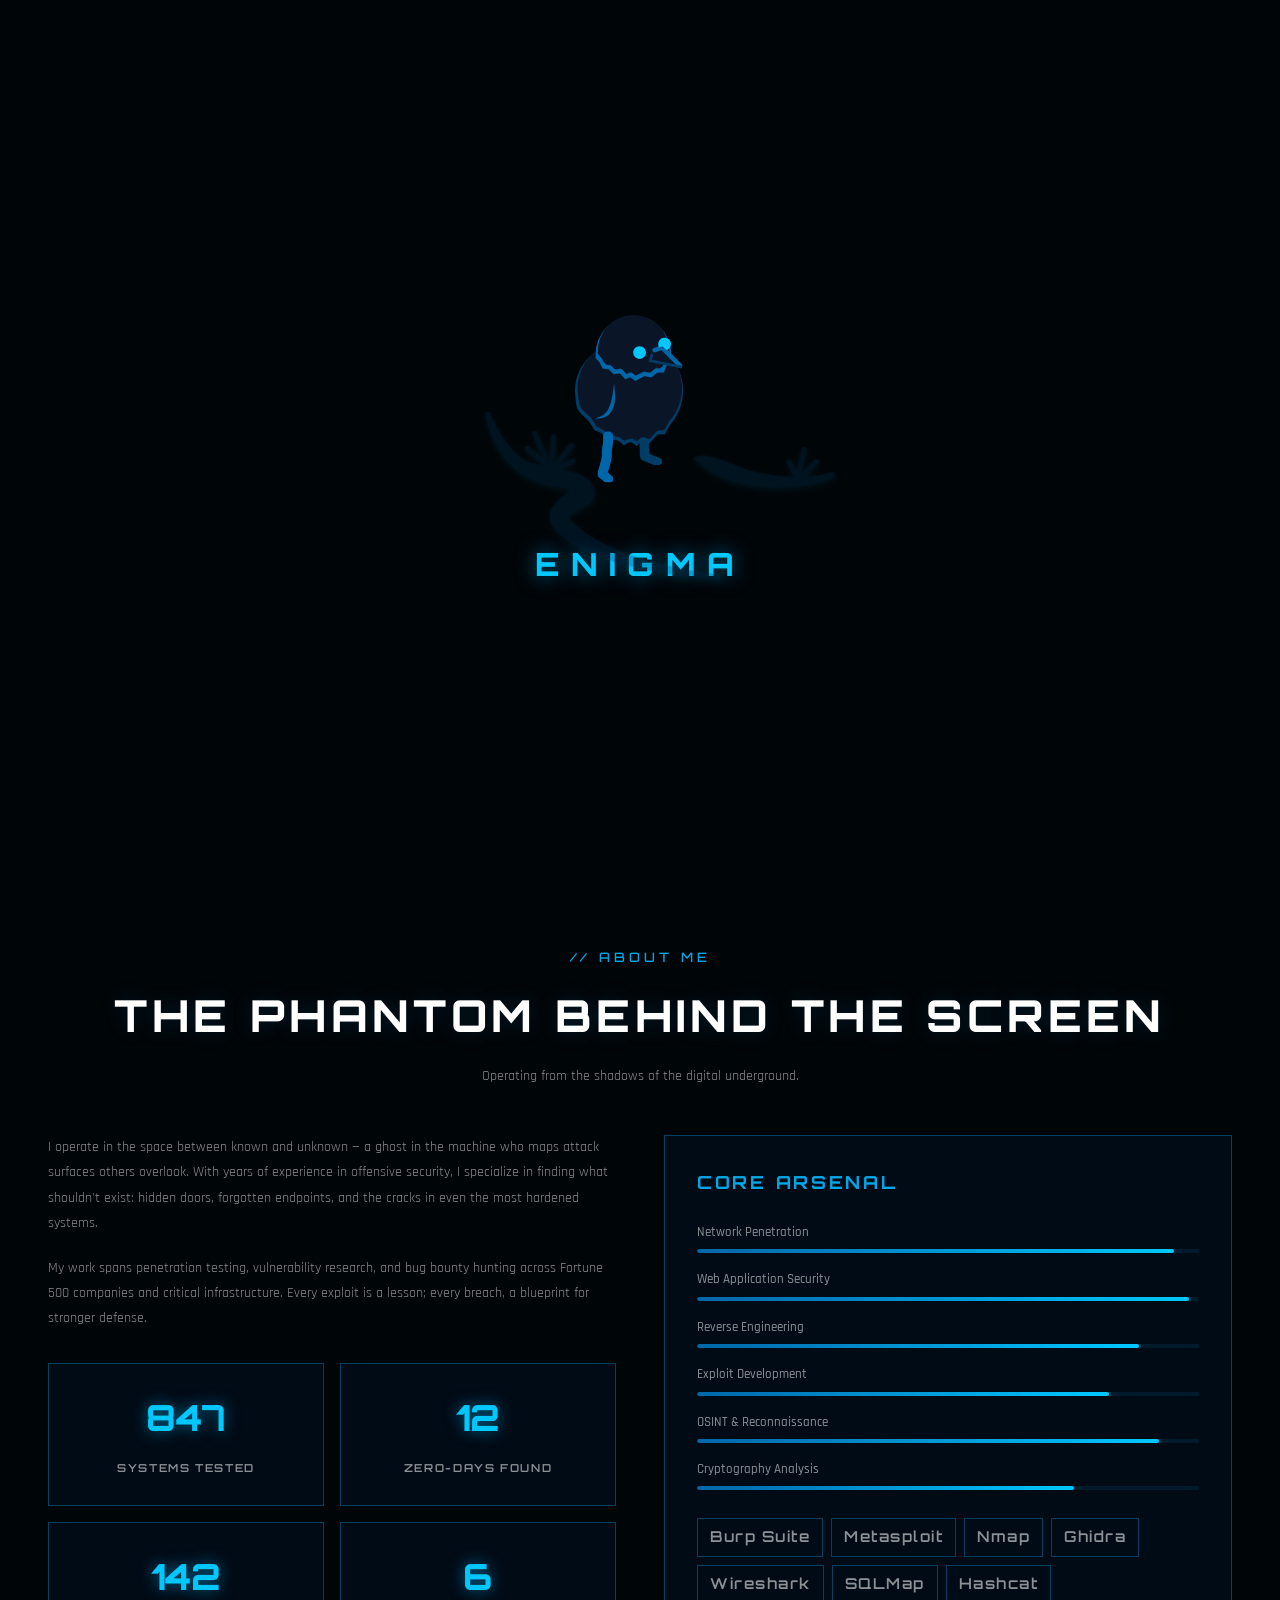
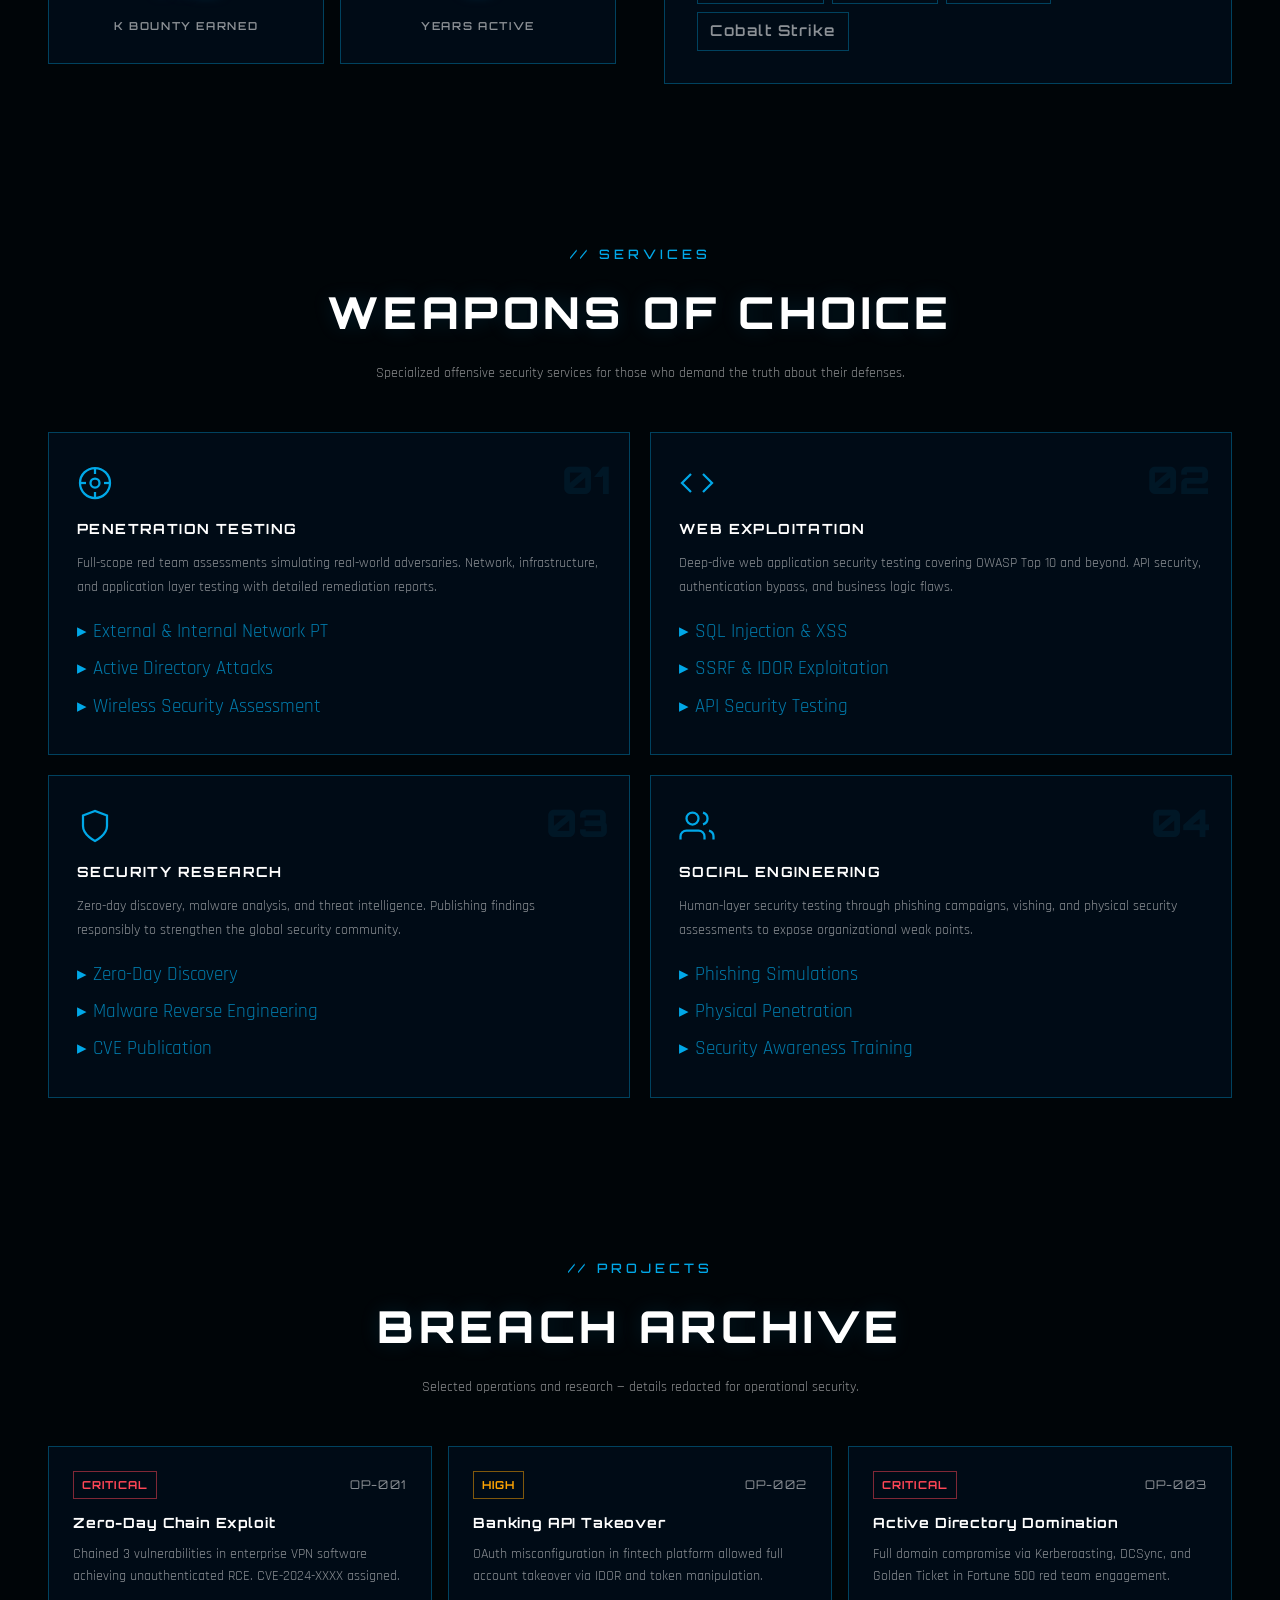
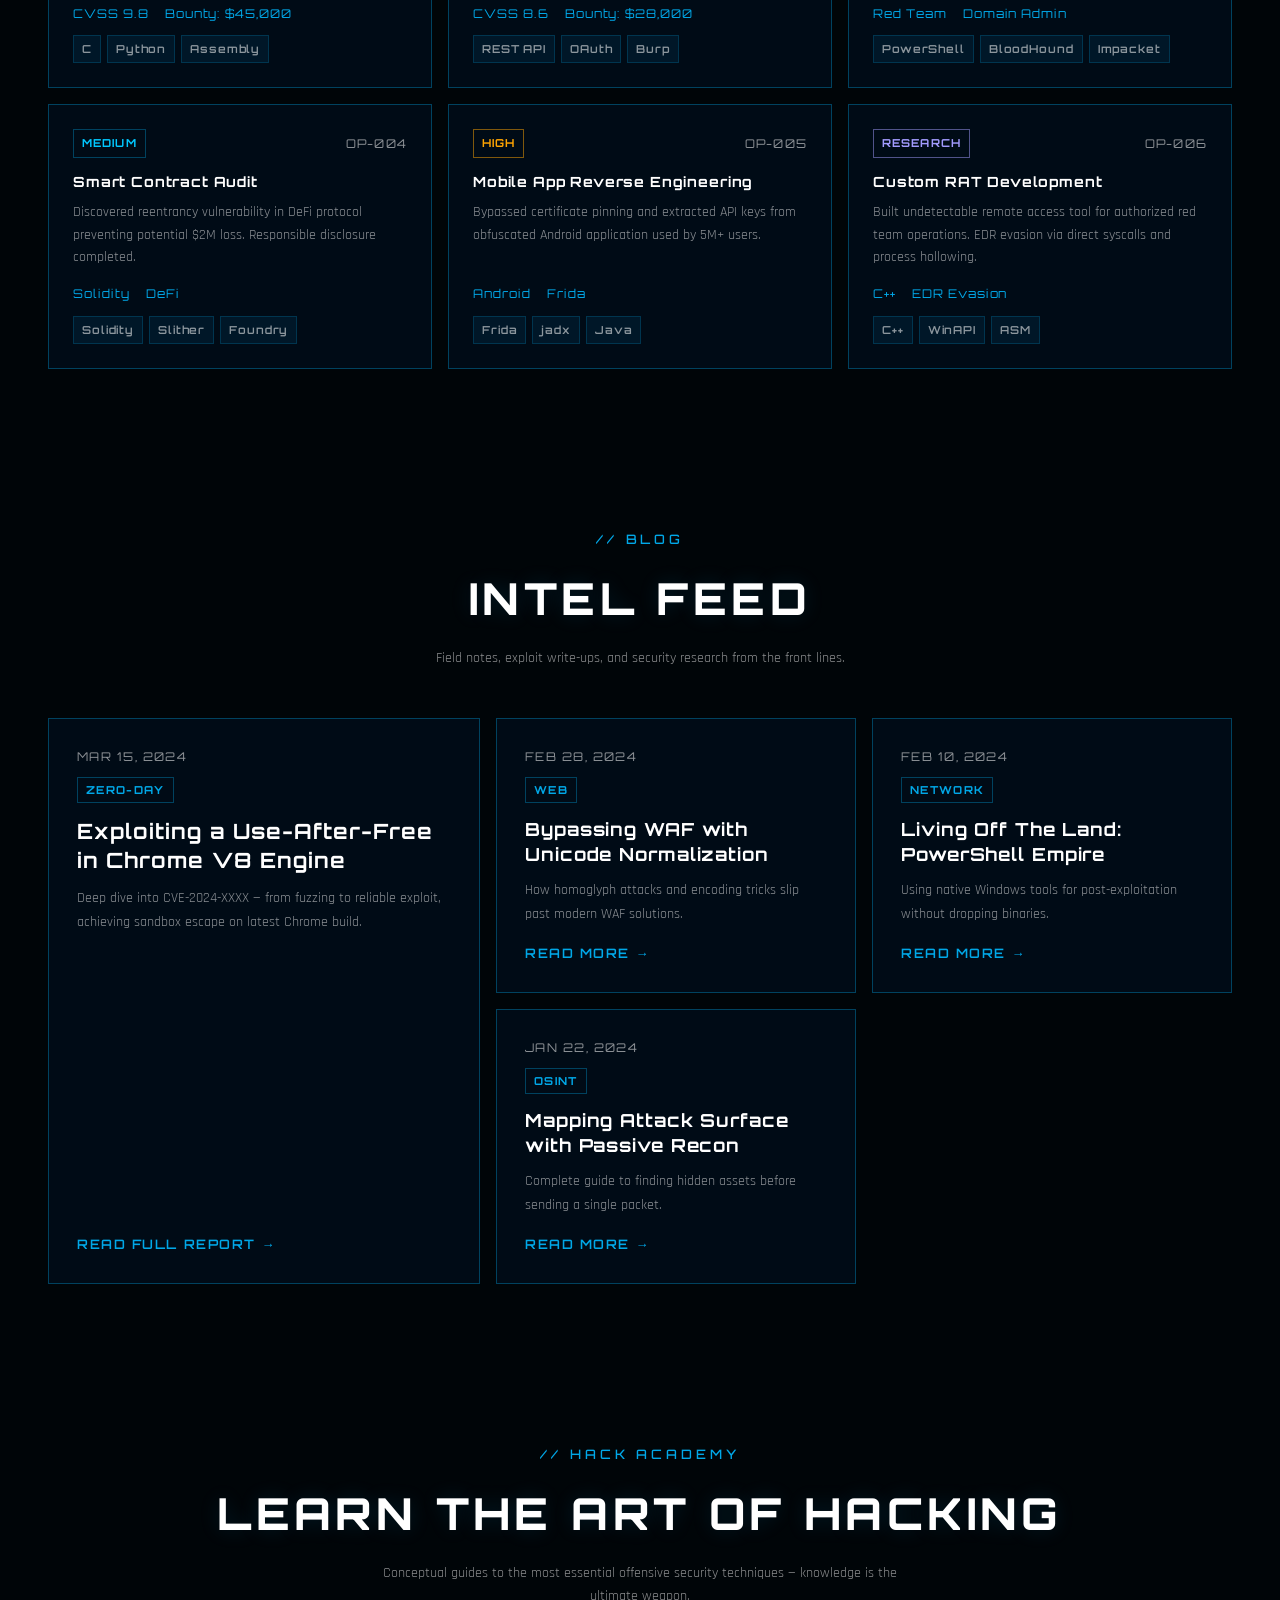
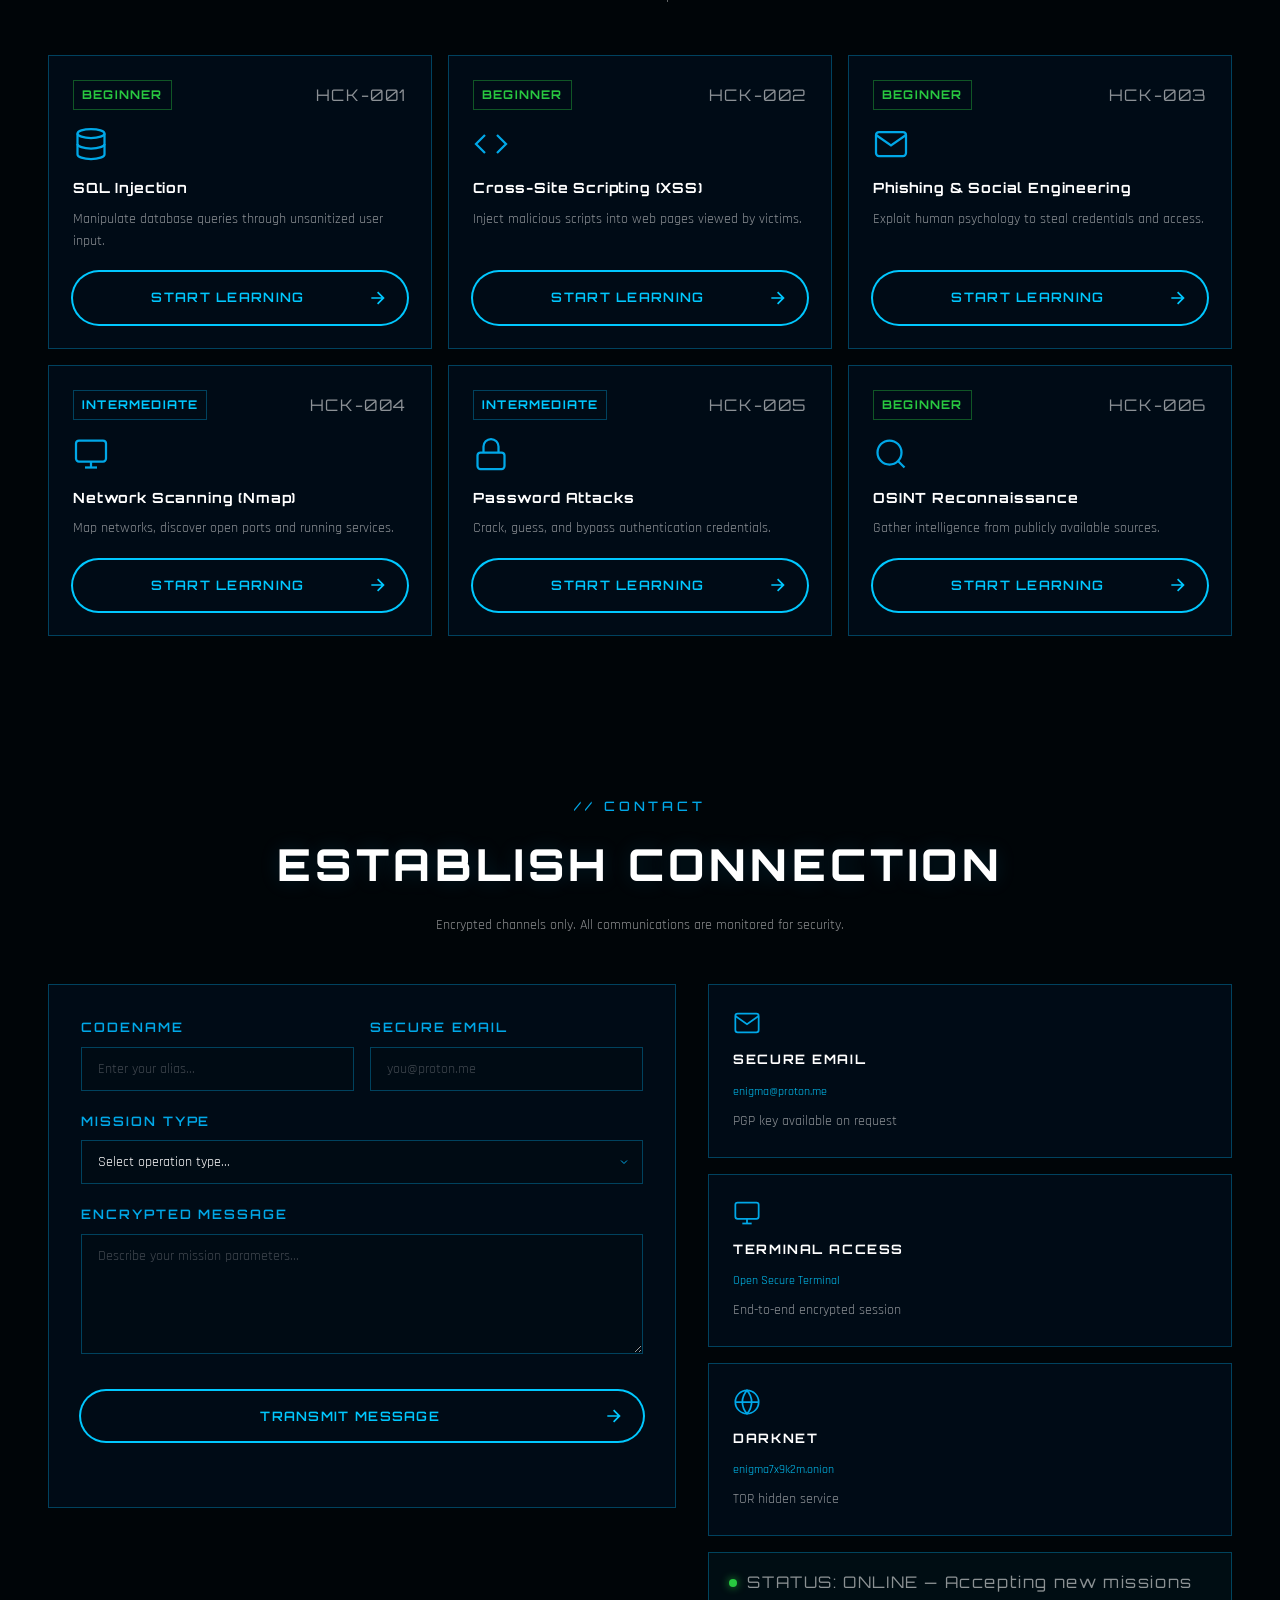
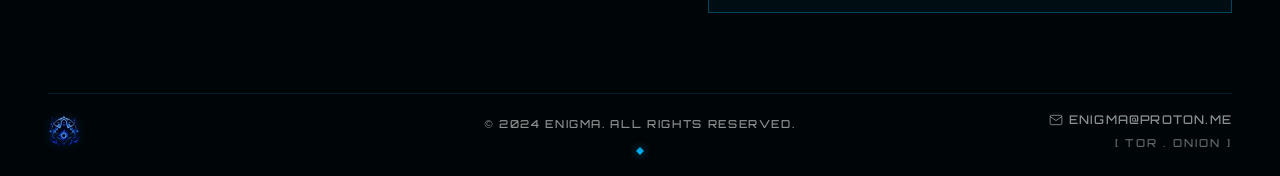
<file: index.html>
<!DOCTYPE html>
<html lang="en">
<head>
  <meta charset="UTF-8">
  <meta name="viewport" content="width=device-width, initial-scale=1.0">
  <title>ENIGMA | Cyber Security Portfolio</title>
  <link rel="preconnect" href="https://fonts.googleapis.com">
  <link rel="preconnect" href="https://fonts.gstatic.com" crossorigin>
  <link href="https://fonts.googleapis.com/css2?family=Orbitron:wght@400;500;600;700;800;900&family=Rajdhani:wght@300;400;500;600;700&display=swap" rel="stylesheet">
  <link rel="stylesheet" href="css/style.css">
  <link rel="stylesheet" href="css/stars-bg.css">
  <link rel="stylesheet" href="css/loader.css">
</head>
<body>
  <script src="js/loader.js"></script>
  <!-- HUD Frame -->
  <div class="hud-frame">
    <div class="hud-corner hud-corner--tl"></div>
    <div class="hud-corner hud-corner--tr"></div>
    <div class="hud-corner hud-corner--bl"></div>
    <div class="hud-corner hud-corner--br"></div>
    <div class="hud-line hud-line--top"></div>
    <div class="hud-line hud-line--bottom"></div>
    <div class="hud-line hud-line--left"></div>
    <div class="hud-line hud-line--right"></div>
  </div>

  <!-- Left Section Indicator -->
  <aside class="section-indicator">
    <div class="section-indicator__line"></div>
    <a href="#home" class="section-indicator__num active" data-section="home">01</a>
    <a href="#about" class="section-indicator__num" data-section="about">02</a>
    <a href="#projects" class="section-indicator__num" data-section="projects">03</a>
    <a href="#contact" class="section-indicator__num" data-section="contact">04</a>
  </aside>

  <!-- Right Sidebar -->
  <aside class="right-sidebar">
    <div class="social-icons">
      <a href="https://twitter.com" target="_blank" rel="noopener" class="social-icon" aria-label="Twitter">
        <svg viewBox="0 0 24 24" fill="currentColor"><path d="M18.244 2.25h3.308l-7.227 8.26 8.502 11.24H16.17l-5.214-6.817L4.99 21.75H1.68l7.73-8.835L1.254 2.25H8.08l4.713 6.231zm-1.161 17.52h1.833L7.084 4.126H5.117z"/></svg>
      </a>
      <a href="https://discord.com" target="_blank" rel="noopener" class="social-icon" aria-label="Discord">
        <svg viewBox="0 0 24 24" fill="currentColor"><path d="M20.317 4.37a19.791 19.791 0 0 0-4.885-1.515.074.074 0 0 0-.079.037c-.21.375-.444.864-.608 1.25a18.27 18.27 0 0 0-5.487 0 12.64 12.64 0 0 0-.617-1.25.077.077 0 0 0-.079-.037A19.736 19.736 0 0 0 3.677 4.37a.07.07 0 0 0-.032.027C.533 9.046-.32 13.58.099 18.057a.082.082 0 0 0 .031.057 19.9 19.9 0 0 0 5.993 3.03.078.078 0 0 0 .084-.028 14.09 14.09 0 0 0 1.226-1.994.076.076 0 0 0-.041-.106 13.107 13.107 0 0 1-1.872-.892.077.077 0 0 1-.008-.128 10.2 10.2 0 0 0 .372-.292.074.074 0 0 1 .077-.01c3.928 1.793 8.18 1.793 12.062 0a.074.074 0 0 1 .078.01c.12.098.246.198.373.292a.077.077 0 0 1-.006.127 12.299 12.299 0 0 1-1.873.892.077.077 0 0 0-.041.107c.36.698.772 1.362 1.225 1.993a.076.076 0 0 0 .084.028 19.839 19.839 0 0 0 6.002-3.03.077.077 0 0 0 .032-.054c.5-5.177-.838-9.674-3.549-13.66a.061.061 0 0 0-.031-.03zM8.02 15.33c-1.183 0-2.157-1.085-2.157-2.419 0-1.333.956-2.419 2.157-2.419 1.21 0 2.176 1.096 2.157 2.42 0 1.333-.956 2.418-2.157 2.418zm7.975 0c-1.183 0-2.157-1.085-2.157-2.419 0-1.333.955-2.419 2.157-2.419 1.21 0 2.176 1.096 2.157 2.42 0 1.333-.946 2.418-2.157 2.418z"/></svg>
      </a>
      <a href="https://github.com" target="_blank" rel="noopener" class="social-icon" aria-label="GitHub">
        <svg viewBox="0 0 24 24" fill="currentColor"><path d="M12 0c-6.626 0-12 5.373-12 12 0 5.302 3.438 9.8 8.207 11.387.599.111.793-.261.793-.577v-2.234c-3.338.726-4.033-1.416-4.033-1.416-.546-1.387-1.333-1.756-1.333-1.756-1.089-.745.083-.729.083-.729 1.205.084 1.839 1.237 1.839 1.237 1.07 1.834 2.807 1.304 3.492.997.107-.775.418-1.305.762-1.604-2.665-.305-5.467-1.334-5.467-5.931 0-1.311.469-2.381 1.236-3.221-.124-.303-.535-1.524.117-3.176 0 0 1.008-.322 3.301 1.23.957-.266 1.983-.399 3.003-.404 1.02.005 2.047.138 3.006.404 2.291-1.552 3.297-1.23 3.297-1.23.653 1.653.242 2.874.118 3.176.77.84 1.235 1.911 1.235 3.221 0 4.609-2.807 5.624-5.479 5.921.43.372.823 1.102.823 2.222v3.293c0 .319.192.694.801.576 4.765-1.589 8.199-6.086 8.199-11.386 0-6.627-5.373-12-12-12z"/></svg>
      </a>
      <a href="https://telegram.org" target="_blank" rel="noopener" class="social-icon" aria-label="Telegram">
        <svg viewBox="0 0 24 24" fill="currentColor"><path d="M11.944 0A12 12 0 0 0 0 12a12 12 0 0 0 12 12 12 12 0 0 0 12-12A12 12 0 0 0 12 0a12 12 0 0 0-.056 0zm4.962 7.224c.1-.002.321.023.465.14a.506.506 0 0 1 .171.325c.016.093.036.306.02.472-.18 1.898-.962 6.502-1.36 8.627-.168.9-.499 1.201-.82 1.23-.696.065-1.225-.46-1.9-.902-1.056-.693-1.653-1.124-2.678-1.8-1.185-.78-.417-1.21.258-1.91.177-.184 3.247-2.977 3.307-3.23.007-.032.014-.15-.056-.212s-.174-.041-.249-.024c-.106.024-1.793 1.14-5.061 3.345-.48.33-.913.49-1.302.48-.428-.008-1.252-.241-1.865-.44-.752-.245-1.349-.374-1.297-.789.027-.216.325-.437.893-.663 3.498-1.524 5.83-2.529 6.998-3.014 3.332-1.386 4.025-1.627 4.476-1.635z"/></svg>
      </a>
    </div>
    <p class="vertical-text" data-i18n="sidebar.stayHidden">STAY HIDDEN, STAY AHEAD</p>
  </aside>

  <!-- Mobile Nav Overlay -->
  <div class="mobile-nav" id="mobileNav">
    <nav class="mobile-nav__links">
      <a href="#home" class="mobile-nav__link" data-i18n="nav.home">HOME</a>
      <a href="#about" class="mobile-nav__link" data-i18n="nav.about">ABOUT</a>
      <a href="#services" class="mobile-nav__link" data-i18n="nav.services">SERVICES</a>
      <a href="#projects" class="mobile-nav__link" data-i18n="nav.projects">PROJECTS</a>
      <a href="#blog" class="mobile-nav__link" data-i18n="nav.blog">BLOG</a>
      <a href="#hacks" class="mobile-nav__link" data-i18n="nav.hacks">ACADEMY</a>
      <a href="#contact" class="mobile-nav__link" data-i18n="nav.contact">CONTACT</a>
    </nav>
  </div>

  <!-- Terminal Modal -->
  <div class="terminal-modal" id="terminalModal" aria-hidden="true">
    <div class="terminal-modal__backdrop"></div>
    <div class="terminal-modal__window">
      <div class="terminal-modal__header">
        <div class="terminal-modal__dots">
          <span></span><span></span><span></span>
        </div>
        <span class="terminal-modal__title">ENIGMA@darknet:~</span>
        <button class="terminal-modal__close" id="terminalClose" data-i18n-aria="header.closeTerminal" aria-label="Close terminal">&times;</button>
      </div>
      <div class="terminal-modal__body" id="terminalBody">
        <p class="terminal-line"><span class="terminal-prompt">root@enigma:~$</span> <span data-i18n="terminal.line1">init_secure_session --auth</span></p>
        <p class="terminal-line terminal-line--dim" data-i18n="terminal.line2">[OK] Encrypted tunnel established via TOR</p>
        <p class="terminal-line terminal-line--dim" data-i18n="terminal.line3">[OK] Identity masked — trace route: NULL</p>
        <p class="terminal-line"><span class="terminal-prompt">root@enigma:~$</span> <span data-i18n="terminal.line4">whoami</span></p>
        <p class="terminal-line terminal-line--blue" data-i18n="terminal.line5">ENIGMA — Digital Phantom / Offensive Security Researcher</p>
        <p class="terminal-line"><span class="terminal-prompt">root@enigma:~$</span> <span data-i18n="terminal.line6">status --all</span></p>
        <p class="terminal-line terminal-line--dim" data-i18n="terminal.line7">Systems breached: 847 | Zero-days found: 12 | Bounties: $142K</p>
        <p class="terminal-line"><span class="terminal-prompt">root@enigma:~$</span> <span class="terminal-cursor">_</span></p>
      </div>
    </div>
  </div>

  <!-- Main Content -->
  <div class="page-wrapper">
    <!-- Header -->
    <header class="header">
      <a href="#home" class="header__logo">
        <svg class="header__crosshair" viewBox="0 0 24 24" fill="none" stroke="currentColor" stroke-width="1.5" aria-hidden="true">
          <circle cx="12" cy="12" r="10"/>
          <circle cx="12" cy="12" r="3"/>
          <line x1="12" y1="2" x2="12" y2="6"/>
          <line x1="12" y1="18" x2="12" y2="22"/>
          <line x1="2" y1="12" x2="6" y2="12"/>
          <line x1="18" y1="12" x2="22" y2="12"/>
        </svg>
        <span class="header__brand">ENIGMA</span>
      </a>

      <nav class="nav">
        <a href="#home" class="nav__link nav__link--active" data-nav="home" data-i18n="nav.home">HOME</a>
        <a href="#about" class="nav__link" data-nav="about" data-i18n="nav.about">ABOUT</a>
        <a href="#services" class="nav__link" data-nav="services" data-i18n="nav.services">SERVICES</a>
        <a href="#projects" class="nav__link" data-nav="projects" data-i18n="nav.projects">PROJECTS</a>
        <a href="#blog" class="nav__link" data-nav="blog" data-i18n="nav.blog">BLOG</a>
        <a href="#hacks" class="nav__link" data-nav="hacks" data-i18n="nav.hacks">ACADEMY</a>
        <a href="#contact" class="nav__link" data-nav="contact" data-i18n="nav.contact">CONTACT</a>
      </nav>

      <div class="header__actions">
        <div class="lang-switch">
          <button class="lang-switch__btn active" data-lang="en" aria-label="English">EN</button>
          <button class="lang-switch__btn" data-lang="fa" aria-label="فارسی">FA</button>
        </div>
        <button class="btn-terminal" id="terminalOpen">
          <svg viewBox="0 0 24 24" class="arr-2" xmlns="http://www.w3.org/2000/svg" aria-hidden="true">
            <path d="M16.1716 10.9999L10.8076 5.63589L12.2218 4.22168L20 11.9999L12.2218 19.778L10.8076 18.3638L16.1716 12.9999H4V10.9999H16.1716Z"/>
          </svg>
          <span class="text" data-i18n="header.terminal">ACCESS TERMINAL</span>
          <span class="circle" aria-hidden="true"></span>
          <svg viewBox="0 0 24 24" class="arr-1" xmlns="http://www.w3.org/2000/svg" aria-hidden="true">
            <path d="M16.1716 10.9999L10.8076 5.63589L12.2218 4.22168L20 11.9999L12.2218 19.778L10.8076 18.3638L16.1716 12.9999H4V10.9999H16.1716Z"/>
          </svg>
        </button>
        <button class="btn-icon btn-menu" id="menuToggle" data-i18n-aria="header.menu" aria-label="Open menu">
          <svg viewBox="0 0 24 24" fill="none" stroke="currentColor" stroke-width="1.5">
            <line x1="3" y1="6" x2="21" y2="6"/>
            <line x1="3" y1="12" x2="21" y2="12"/>
            <line x1="3" y1="18" x2="21" y2="18"/>
          </svg>
        </button>
      </div>
    </header>

    <main>
      <!-- HOME / Hero -->
      <section id="home" class="hero section">
        <div class="hero__content">
          <p class="hero__welcome" data-i18n="hero.welcome">WELCOME TO MY DOMAIN</p>
          <img src="assets/enigma-title.png" alt="ENIGMA" class="hero__title-logo" width="520" height="260">
          <p class="hero__tagline" data-i18n="hero.tagline">SEE NOTHING. KNOW EVERYTHING.</p>
          <p class="hero__desc" data-i18n-html="hero.desc">
            I am <span class="highlight">Enigma</span>. A digital phantom in the deep web.
            I break systems, explore the unknown, and turn vulnerabilities into knowledge.
          </p>
          <div class="hero__buttons">
            <a href="#about" class="btn btn--primary">
              <svg viewBox="0 0 24 24" class="arr-2" xmlns="http://www.w3.org/2000/svg" aria-hidden="true">
                <path d="M16.1716 10.9999L10.8076 5.63589L12.2218 4.22168L20 11.9999L12.2218 19.778L10.8076 18.3638L16.1716 12.9999H4V10.9999H16.1716Z"/>
              </svg>
              <span class="text" data-i18n="hero.explore">EXPLORE MORE</span>
              <span class="circle" aria-hidden="true"></span>
              <svg viewBox="0 0 24 24" class="arr-1" xmlns="http://www.w3.org/2000/svg" aria-hidden="true">
                <path d="M16.1716 10.9999L10.8076 5.63589L12.2218 4.22168L20 11.9999L12.2218 19.778L10.8076 18.3638L16.1716 12.9999H4V10.9999H16.1716Z"/>
              </svg>
            </a>
            <a href="#projects" class="btn btn--outline">
              <svg viewBox="0 0 24 24" class="arr-2" xmlns="http://www.w3.org/2000/svg" aria-hidden="true">
                <path d="M16.1716 10.9999L10.8076 5.63589L12.2218 4.22168L20 11.9999L12.2218 19.778L10.8076 18.3638L16.1716 12.9999H4V10.9999H16.1716Z"/>
              </svg>
              <span class="text" data-i18n="hero.projects">VIEW PROJECTS</span>
              <span class="circle" aria-hidden="true"></span>
              <svg viewBox="0 0 24 24" class="arr-1" xmlns="http://www.w3.org/2000/svg" aria-hidden="true">
                <path d="M16.1716 10.9999L10.8076 5.63589L12.2218 4.22168L20 11.9999L12.2218 19.778L10.8076 18.3638L16.1716 12.9999H4V10.9999H16.1716Z"/>
              </svg>
            </a>
          </div>
        </div>
        <div class="hero__visual">
          <div class="hero__glow"></div>
          <img src="assets/logo-transparent.png" alt="Enigma Character" class="logo-img hero__image">
        </div>
      </section>

      <!-- Services Preview (Home) -->
      <section class="services services--preview">
        <article class="service-card" data-service="pentest">
          <div class="service-card__icon">
            <svg viewBox="0 0 24 24" fill="none" stroke="currentColor" stroke-width="1.5">
              <circle cx="12" cy="12" r="10"/><circle cx="12" cy="12" r="3"/>
              <line x1="12" y1="2" x2="12" y2="6"/><line x1="12" y1="18" x2="12" y2="22"/>
              <line x1="2" y1="12" x2="6" y2="12"/><line x1="18" y1="12" x2="22" y2="12"/>
            </svg>
          </div>
          <h3 class="service-card__title" data-i18n="svc.pentest.title">PENETRATION TESTING</h3>
          <p class="service-card__desc" data-i18n="svc.pentest.desc">Identifying and exploiting security weaknesses in systems and networks.</p>
          <span class="service-card__arrow"><svg viewBox="0 0 24 24" fill="none" stroke="currentColor" stroke-width="2"><path d="M5 12h14M12 5l7 7-7 7"/></svg></span>
        </article>
        <article class="service-card" data-service="web">
          <div class="service-card__icon">
            <svg viewBox="0 0 24 24" fill="none" stroke="currentColor" stroke-width="1.5">
              <polyline points="16 18 22 12 16 6"/><polyline points="8 6 2 12 8 18"/>
            </svg>
          </div>
          <h3 class="service-card__title" data-i18n="svc.web.title">WEB EXPLOITATION</h3>
          <p class="service-card__desc" data-i18n="svc.web.desc">Finding and leveraging vulnerabilities in web applications and APIs.</p>
          <span class="service-card__arrow"><svg viewBox="0 0 24 24" fill="none" stroke="currentColor" stroke-width="2"><path d="M5 12h14M12 5l7 7-7 7"/></svg></span>
        </article>
        <article class="service-card" data-service="bounty">
          <div class="service-card__icon">
            <svg viewBox="0 0 24 24" fill="none" stroke="currentColor" stroke-width="1.5">
              <path d="M8 2l1.88 1.88M14.12 3.88L16 2"/>
              <path d="M9 7.13v-1a3.003 3.003 0 1 1 6 0v1"/>
              <path d="M12 20c-3.3 0-6-2.7-6-6v-3a4 4 0 0 1 4-4h4a4 4 0 0 1 4 4v3c0 3.3-2.7 6-6 6"/>
            </svg>
          </div>
          <h3 class="service-card__title" data-i18n="svc.bounty.title">BUG BOUNTY</h3>
          <p class="service-card__desc" data-i18n="svc.bounty.desc">Discovering critical bugs and earning rewards from security programs.</p>
          <span class="service-card__arrow"><svg viewBox="0 0 24 24" fill="none" stroke="currentColor" stroke-width="2"><path d="M5 12h14M12 5l7 7-7 7"/></svg></span>
        </article>
        <article class="service-card" data-service="research">
          <div class="service-card__icon">
            <svg viewBox="0 0 24 24" fill="none" stroke="currentColor" stroke-width="1.5">
              <path d="M12 22s8-4 8-10V5l-8-3-8 3v7c0 6 8 10 8 10z"/>
            </svg>
          </div>
          <h3 class="service-card__title" data-i18n="svc.research.title">SECURITY RESEARCH</h3>
          <p class="service-card__desc" data-i18n="svc.research.desc">Deep analysis of emerging threats and zero-day vulnerability discovery.</p>
          <span class="service-card__arrow"><svg viewBox="0 0 24 24" fill="none" stroke="currentColor" stroke-width="2"><path d="M5 12h14M12 5l7 7-7 7"/></svg></span>
        </article>
        <article class="service-card" data-service="social">
          <div class="service-card__icon">
            <svg viewBox="0 0 24 24" fill="none" stroke="currentColor" stroke-width="1.5">
              <path d="M17 21v-2a4 4 0 0 0-4-4H5a4 4 0 0 0-4 4v2"/>
              <circle cx="9" cy="7" r="4"/>
              <path d="M23 21v-2a4 4 0 0 0-3-3.87"/><path d="M16 3.13a4 4 0 0 1 0 7.75"/>
            </svg>
          </div>
          <h3 class="service-card__title" data-i18n="svc.social.title">SOCIAL ENGINEERING</h3>
          <p class="service-card__desc" data-i18n="svc.social.desc">Testing human factors and psychological security vulnerabilities.</p>
          <span class="service-card__arrow"><svg viewBox="0 0 24 24" fill="none" stroke="currentColor" stroke-width="2"><path d="M5 12h14M12 5l7 7-7 7"/></svg></span>
        </article>
      </section>

      <!-- ABOUT -->
      <section id="about" class="section about">
        <div class="section-header">
          <span class="section-label" data-i18n="about.label">// ABOUT ME</span>
          <h2 class="section-title" data-i18n="about.title">THE PHANTOM BEHIND THE SCREEN</h2>
          <p class="section-subtitle" data-i18n="about.subtitle">Operating from the shadows of the digital underground.</p>
        </div>
        <div class="about__grid">
          <div class="about__content">
            <p class="about__text" data-i18n="about.text1">
              I operate in the space between known and unknown — a ghost in the machine who maps
              attack surfaces others overlook. With years of experience in offensive security,
              I specialize in finding what shouldn't exist: hidden doors, forgotten endpoints,
              and the cracks in even the most hardened systems.
            </p>
            <p class="about__text" data-i18n="about.text2">
              My work spans penetration testing, vulnerability research, and bug bounty hunting
              across Fortune 500 companies and critical infrastructure. Every exploit is a lesson;
              every breach, a blueprint for stronger defense.
            </p>
            <div class="about__stats">
              <div class="stat-card">
                <span class="stat-card__num" data-count="847">0</span>
                <span class="stat-card__label" data-i18n="about.stat1">SYSTEMS TESTED</span>
              </div>
              <div class="stat-card">
                <span class="stat-card__num" data-count="12">0</span>
                <span class="stat-card__label" data-i18n="about.stat2">ZERO-DAYS FOUND</span>
              </div>
              <div class="stat-card">
                <span class="stat-card__num" data-count="142">0</span>
                <span class="stat-card__label" data-i18n="about.stat3">K BOUNTY EARNED</span>
              </div>
              <div class="stat-card">
                <span class="stat-card__num" data-count="6">0</span>
                <span class="stat-card__label" data-i18n="about.stat4">YEARS ACTIVE</span>
              </div>
            </div>
          </div>
          <div class="about__skills">
            <h3 class="about__skills-title" data-i18n="about.skillsTitle">CORE ARSENAL</h3>
            <ul class="skill-list">
              <li class="skill-item"><span class="skill-item__name" data-i18n="about.skill1">Network Penetration</span><div class="skill-item__bar"><div class="skill-item__fill" style="width:95%"></div></div></li>
              <li class="skill-item"><span class="skill-item__name" data-i18n="about.skill2">Web Application Security</span><div class="skill-item__bar"><div class="skill-item__fill" style="width:98%"></div></div></li>
              <li class="skill-item"><span class="skill-item__name" data-i18n="about.skill3">Reverse Engineering</span><div class="skill-item__bar"><div class="skill-item__fill" style="width:88%"></div></div></li>
              <li class="skill-item"><span class="skill-item__name" data-i18n="about.skill4">Exploit Development</span><div class="skill-item__bar"><div class="skill-item__fill" style="width:82%"></div></div></li>
              <li class="skill-item"><span class="skill-item__name" data-i18n="about.skill5">OSINT & Reconnaissance</span><div class="skill-item__bar"><div class="skill-item__fill" style="width:92%"></div></div></li>
              <li class="skill-item"><span class="skill-item__name" data-i18n="about.skill6">Cryptography Analysis</span><div class="skill-item__bar"><div class="skill-item__fill" style="width:75%"></div></div></li>
            </ul>
            <div class="about__tools">
              <span class="tool-tag">Burp Suite</span>
              <span class="tool-tag">Metasploit</span>
              <span class="tool-tag">Nmap</span>
              <span class="tool-tag">Ghidra</span>
              <span class="tool-tag">Wireshark</span>
              <span class="tool-tag">SQLMap</span>
              <span class="tool-tag">Hashcat</span>
              <span class="tool-tag">Cobalt Strike</span>
            </div>
          </div>
        </div>
      </section>

      <!-- SERVICES (Full) -->
      <section id="services" class="section services-full">
        <div class="section-header">
          <span class="section-label" data-i18n="services.label">// SERVICES</span>
          <h2 class="section-title" data-i18n="services.title">WEAPONS OF CHOICE</h2>
          <p class="section-subtitle" data-i18n="services.subtitle">Specialized offensive security services for those who demand the truth about their defenses.</p>
        </div>
        <div class="services-full__grid">
          <article class="service-full-card">
            <div class="service-full-card__num">01</div>
            <div class="service-full-card__icon">
              <svg viewBox="0 0 24 24" fill="none" stroke="currentColor" stroke-width="1.5">
                <circle cx="12" cy="12" r="10"/><circle cx="12" cy="12" r="3"/>
                <line x1="12" y1="2" x2="12" y2="6"/><line x1="12" y1="18" x2="12" y2="22"/>
                <line x1="2" y1="12" x2="6" y2="12"/><line x1="18" y1="12" x2="22" y2="12"/>
              </svg>
            </div>
            <h3 class="service-full-card__title" data-i18n="services.s1.title">PENETRATION TESTING</h3>
            <p class="service-full-card__desc" data-i18n="services.s1.desc">Full-scope red team assessments simulating real-world adversaries. Network, infrastructure, and application layer testing with detailed remediation reports.</p>
            <ul class="service-full-card__list">
              <li data-i18n="services.s1.l1">External & Internal Network PT</li>
              <li data-i18n="services.s1.l2">Active Directory Attacks</li>
              <li data-i18n="services.s1.l3">Wireless Security Assessment</li>
            </ul>
          </article>
          <article class="service-full-card">
            <div class="service-full-card__num">02</div>
            <div class="service-full-card__icon">
              <svg viewBox="0 0 24 24" fill="none" stroke="currentColor" stroke-width="1.5">
                <polyline points="16 18 22 12 16 6"/><polyline points="8 6 2 12 8 18"/>
              </svg>
            </div>
            <h3 class="service-full-card__title" data-i18n="services.s2.title">WEB EXPLOITATION</h3>
            <p class="service-full-card__desc" data-i18n="services.s2.desc">Deep-dive web application security testing covering OWASP Top 10 and beyond. API security, authentication bypass, and business logic flaws.</p>
            <ul class="service-full-card__list">
              <li data-i18n="services.s2.l1">SQL Injection & XSS</li>
              <li data-i18n="services.s2.l2">SSRF & IDOR Exploitation</li>
              <li data-i18n="services.s2.l3">API Security Testing</li>
            </ul>
          </article>
          <article class="service-full-card">
            <div class="service-full-card__num">03</div>
            <div class="service-full-card__icon">
              <svg viewBox="0 0 24 24" fill="none" stroke="currentColor" stroke-width="1.5">
                <path d="M12 22s8-4 8-10V5l-8-3-8 3v7c0 6 8 10 8 10z"/>
              </svg>
            </div>
            <h3 class="service-full-card__title" data-i18n="services.s3.title">SECURITY RESEARCH</h3>
            <p class="service-full-card__desc" data-i18n="services.s3.desc">Zero-day discovery, malware analysis, and threat intelligence. Publishing findings responsibly to strengthen the global security community.</p>
            <ul class="service-full-card__list">
              <li data-i18n="services.s3.l1">Zero-Day Discovery</li>
              <li data-i18n="services.s3.l2">Malware Reverse Engineering</li>
              <li data-i18n="services.s3.l3">CVE Publication</li>
            </ul>
          </article>
          <article class="service-full-card">
            <div class="service-full-card__num">04</div>
            <div class="service-full-card__icon">
              <svg viewBox="0 0 24 24" fill="none" stroke="currentColor" stroke-width="1.5">
                <path d="M17 21v-2a4 4 0 0 0-4-4H5a4 4 0 0 0-4 4v2"/>
                <circle cx="9" cy="7" r="4"/>
                <path d="M23 21v-2a4 4 0 0 0-3-3.87"/><path d="M16 3.13a4 4 0 0 1 0 7.75"/>
              </svg>
            </div>
            <h3 class="service-full-card__title" data-i18n="services.s4.title">SOCIAL ENGINEERING</h3>
            <p class="service-full-card__desc" data-i18n="services.s4.desc">Human-layer security testing through phishing campaigns, vishing, and physical security assessments to expose organizational weak points.</p>
            <ul class="service-full-card__list">
              <li data-i18n="services.s4.l1">Phishing Simulations</li>
              <li data-i18n="services.s4.l2">Physical Penetration</li>
              <li data-i18n="services.s4.l3">Security Awareness Training</li>
            </ul>
          </article>
        </div>
      </section>

      <!-- PROJECTS -->
      <section id="projects" class="section projects">
        <div class="section-header">
          <span class="section-label" data-i18n="projects.label">// PROJECTS</span>
          <h2 class="section-title" data-i18n="projects.title">BREACH ARCHIVE</h2>
          <p class="section-subtitle" data-i18n="projects.subtitle">Selected operations and research — details redacted for operational security.</p>
        </div>
        <div class="projects__grid">
          <article class="project-card">
            <div class="project-card__header">
              <span class="project-card__tag project-card__tag--critical" data-i18n="projects.tag.critical">CRITICAL</span>
              <span class="project-card__id">OP-001</span>
            </div>
            <h3 class="project-card__title" data-i18n="projects.p1.title">Zero-Day Chain Exploit</h3>
            <p class="project-card__desc" data-i18n="projects.p1.desc">Chained 3 vulnerabilities in enterprise VPN software achieving unauthenticated RCE. CVE-2024-XXXX assigned.</p>
            <div class="project-card__meta">
              <span data-i18n="projects.p1.m1">CVSS 9.8</span>
              <span data-i18n="projects.p1.m2">Bounty: $45,000</span>
            </div>
            <div class="project-card__tech">
              <span>C</span><span>Python</span><span>Assembly</span>
            </div>
          </article>
          <article class="project-card">
            <div class="project-card__header">
              <span class="project-card__tag project-card__tag--high" data-i18n="projects.tag.high">HIGH</span>
              <span class="project-card__id">OP-002</span>
            </div>
            <h3 class="project-card__title" data-i18n="projects.p2.title">Banking API Takeover</h3>
            <p class="project-card__desc" data-i18n="projects.p2.desc">OAuth misconfiguration in fintech platform allowed full account takeover via IDOR and token manipulation.</p>
            <div class="project-card__meta">
              <span data-i18n="projects.p2.m1">CVSS 8.6</span>
              <span data-i18n="projects.p2.m2">Bounty: $28,000</span>
            </div>
            <div class="project-card__tech">
              <span>REST API</span><span>OAuth</span><span>Burp</span>
            </div>
          </article>
          <article class="project-card">
            <div class="project-card__header">
              <span class="project-card__tag project-card__tag--critical" data-i18n="projects.tag.critical">CRITICAL</span>
              <span class="project-card__id">OP-003</span>
            </div>
            <h3 class="project-card__title" data-i18n="projects.p3.title">Active Directory Domination</h3>
            <p class="project-card__desc" data-i18n="projects.p3.desc">Full domain compromise via Kerberoasting, DCSync, and Golden Ticket in Fortune 500 red team engagement.</p>
            <div class="project-card__meta">
              <span data-i18n="projects.p3.m1">Red Team</span>
              <span data-i18n="projects.p3.m2">Domain Admin</span>
            </div>
            <div class="project-card__tech">
              <span>PowerShell</span><span>BloodHound</span><span>Impacket</span>
            </div>
          </article>
          <article class="project-card">
            <div class="project-card__header">
              <span class="project-card__tag project-card__tag--medium" data-i18n="projects.tag.medium">MEDIUM</span>
              <span class="project-card__id">OP-004</span>
            </div>
            <h3 class="project-card__title" data-i18n="projects.p4.title">Smart Contract Audit</h3>
            <p class="project-card__desc" data-i18n="projects.p4.desc">Discovered reentrancy vulnerability in DeFi protocol preventing potential $2M loss. Responsible disclosure completed.</p>
            <div class="project-card__meta">
              <span data-i18n="projects.p4.m1">Solidity</span>
              <span data-i18n="projects.p4.m2">DeFi</span>
            </div>
            <div class="project-card__tech">
              <span>Solidity</span><span>Slither</span><span>Foundry</span>
            </div>
          </article>
          <article class="project-card">
            <div class="project-card__header">
              <span class="project-card__tag project-card__tag--high" data-i18n="projects.tag.high">HIGH</span>
              <span class="project-card__id">OP-005</span>
            </div>
            <h3 class="project-card__title" data-i18n="projects.p5.title">Mobile App Reverse Engineering</h3>
            <p class="project-card__desc" data-i18n="projects.p5.desc">Bypassed certificate pinning and extracted API keys from obfuscated Android application used by 5M+ users.</p>
            <div class="project-card__meta">
              <span data-i18n="projects.p5.m1">Android</span>
              <span data-i18n="projects.p5.m2">Frida</span>
            </div>
            <div class="project-card__tech">
              <span>Frida</span><span>jadx</span><span>Java</span>
            </div>
          </article>
          <article class="project-card">
            <div class="project-card__header">
              <span class="project-card__tag project-card__tag--research" data-i18n="projects.tag.research">RESEARCH</span>
              <span class="project-card__id">OP-006</span>
            </div>
            <h3 class="project-card__title" data-i18n="projects.p6.title">Custom RAT Development</h3>
            <p class="project-card__desc" data-i18n="projects.p6.desc">Built undetectable remote access tool for authorized red team operations. EDR evasion via direct syscalls and process hollowing.</p>
            <div class="project-card__meta">
              <span data-i18n="projects.p6.m1">C++</span>
              <span data-i18n="projects.p6.m2">EDR Evasion</span>
            </div>
            <div class="project-card__tech">
              <span>C++</span><span>WinAPI</span><span>ASM</span>
            </div>
          </article>
        </div>
      </section>

      <!-- BLOG -->
      <section id="blog" class="section blog">
        <div class="section-header">
          <span class="section-label" data-i18n="blog.label">// BLOG</span>
          <h2 class="section-title" data-i18n="blog.title">INTEL FEED</h2>
          <p class="section-subtitle" data-i18n="blog.subtitle">Field notes, exploit write-ups, and security research from the front lines.</p>
        </div>
        <div class="blog__grid">
          <article class="blog-card blog-card--featured">
            <div class="blog-card__date">MAR 15, 2024</div>
            <span class="blog-card__category" data-i18n="blog.cat.zeroday">ZERO-DAY</span>
            <h3 class="blog-card__title" data-i18n="blog.b1.title">Exploiting a Use-After-Free in Chrome V8 Engine</h3>
            <p class="blog-card__excerpt" data-i18n="blog.b1.excerpt">Deep dive into CVE-2024-XXXX — from fuzzing to reliable exploit, achieving sandbox escape on latest Chrome build.</p>
            <a href="#" class="blog-card__link" data-i18n="blog.b1.link">READ FULL REPORT →</a>
          </article>
          <article class="blog-card">
            <div class="blog-card__date">FEB 28, 2024</div>
            <span class="blog-card__category" data-i18n="blog.cat.web">WEB</span>
            <h3 class="blog-card__title" data-i18n="blog.b2.title">Bypassing WAF with Unicode Normalization</h3>
            <p class="blog-card__excerpt" data-i18n="blog.b2.excerpt">How homoglyph attacks and encoding tricks slip past modern WAF solutions.</p>
            <a href="#" class="blog-card__link" data-i18n="blog.b2.link">READ MORE →</a>
          </article>
          <article class="blog-card">
            <div class="blog-card__date">FEB 10, 2024</div>
            <span class="blog-card__category" data-i18n="blog.cat.network">NETWORK</span>
            <h3 class="blog-card__title" data-i18n="blog.b3.title">Living Off The Land: PowerShell Empire</h3>
            <p class="blog-card__excerpt" data-i18n="blog.b3.excerpt">Using native Windows tools for post-exploitation without dropping binaries.</p>
            <a href="#" class="blog-card__link" data-i18n="blog.b3.link">READ MORE →</a>
          </article>
          <article class="blog-card">
            <div class="blog-card__date">JAN 22, 2024</div>
            <span class="blog-card__category" data-i18n="blog.cat.osint">OSINT</span>
            <h3 class="blog-card__title" data-i18n="blog.b4.title">Mapping Attack Surface with Passive Recon</h3>
            <p class="blog-card__excerpt" data-i18n="blog.b4.excerpt">Complete guide to finding hidden assets before sending a single packet.</p>
            <a href="#" class="blog-card__link" data-i18n="blog.b4.link">READ MORE →</a>
          </article>
        </div>
      </section>

      <!-- HACK ACADEMY -->
      <section id="hacks" class="section hacks">
        <div class="section-header">
          <span class="section-label" data-i18n="hacks.label">// HACK ACADEMY</span>
          <h2 class="section-title" data-i18n="hacks.title">LEARN THE ART OF HACKING</h2>
          <p class="section-subtitle" data-i18n="hacks.subtitle">Conceptual guides to the most essential offensive security techniques — knowledge is the ultimate weapon.</p>
        </div>
        <div class="hacks__grid">
          <article class="hack-card">
            <div class="hack-card__header">
              <span class="hack-card__level" data-i18n="hacks.level.beginner">BEGINNER</span>
              <span class="hack-card__id">HCK-001</span>
            </div>
            <div class="hack-card__icon">
              <svg viewBox="0 0 24 24" fill="none" stroke="currentColor" stroke-width="1.5">
                <ellipse cx="12" cy="5" rx="9" ry="3"/><path d="M21 12c0 1.66-4 3-9 3s-9-1.34-9-3"/>
                <path d="M3 5v14c0 1.66 4 3 9 3s9-1.34 9-3V5"/>
              </svg>
            </div>
            <h3 class="hack-card__title" data-i18n="hacks.h1.title">SQL Injection</h3>
            <p class="hack-card__desc" data-i18n="hacks.h1.desc">Manipulate database queries through unsanitized user input.</p>
            <a href="tutorials/sql-injection.html" class="btn btn--primary hack-card__btn">
              <svg viewBox="0 0 24 24" class="arr-2" xmlns="http://www.w3.org/2000/svg" aria-hidden="true">
                <path d="M16.1716 10.9999L10.8076 5.63589L12.2218 4.22168L20 11.9999L12.2218 19.778L10.8076 18.3638L16.1716 12.9999H4V10.9999H16.1716Z"/>
              </svg>
              <span class="text" data-i18n="hacks.learnBtn">START LEARNING</span>
              <span class="circle" aria-hidden="true"></span>
              <svg viewBox="0 0 24 24" class="arr-1" xmlns="http://www.w3.org/2000/svg" aria-hidden="true">
                <path d="M16.1716 10.9999L10.8076 5.63589L12.2218 4.22168L20 11.9999L12.2218 19.778L10.8076 18.3638L16.1716 12.9999H4V10.9999H16.1716Z"/>
              </svg>
            </a>
          </article>
          <article class="hack-card">
            <div class="hack-card__header">
              <span class="hack-card__level" data-i18n="hacks.level.beginner">BEGINNER</span>
              <span class="hack-card__id">HCK-002</span>
            </div>
            <div class="hack-card__icon">
              <svg viewBox="0 0 24 24" fill="none" stroke="currentColor" stroke-width="1.5">
                <polyline points="16 18 22 12 16 6"/><polyline points="8 6 2 12 8 18"/>
              </svg>
            </div>
            <h3 class="hack-card__title" data-i18n="hacks.h2.title">Cross-Site Scripting (XSS)</h3>
            <p class="hack-card__desc" data-i18n="hacks.h2.desc">Inject malicious scripts into web pages viewed by victims.</p>
            <a href="tutorials/xss.html" class="btn btn--primary hack-card__btn">
              <svg viewBox="0 0 24 24" class="arr-2" xmlns="http://www.w3.org/2000/svg" aria-hidden="true">
                <path d="M16.1716 10.9999L10.8076 5.63589L12.2218 4.22168L20 11.9999L12.2218 19.778L10.8076 18.3638L16.1716 12.9999H4V10.9999H16.1716Z"/>
              </svg>
              <span class="text" data-i18n="hacks.learnBtn">START LEARNING</span>
              <span class="circle" aria-hidden="true"></span>
              <svg viewBox="0 0 24 24" class="arr-1" xmlns="http://www.w3.org/2000/svg" aria-hidden="true">
                <path d="M16.1716 10.9999L10.8076 5.63589L12.2218 4.22168L20 11.9999L12.2218 19.778L10.8076 18.3638L16.1716 12.9999H4V10.9999H16.1716Z"/>
              </svg>
            </a>
          </article>
          <article class="hack-card">
            <div class="hack-card__header">
              <span class="hack-card__level" data-i18n="hacks.level.beginner">BEGINNER</span>
              <span class="hack-card__id">HCK-003</span>
            </div>
            <div class="hack-card__icon">
              <svg viewBox="0 0 24 24" fill="none" stroke="currentColor" stroke-width="1.5">
                <path d="M4 4h16c1.1 0 2 .9 2 2v12c0 1.1-.9 2-2 2H4c-1.1 0-2-.9-2-2V6c0-1.1.9-2 2-2z"/>
                <polyline points="22,6 12,13 2,6"/>
              </svg>
            </div>
            <h3 class="hack-card__title" data-i18n="hacks.h3.title">Phishing & Social Engineering</h3>
            <p class="hack-card__desc" data-i18n="hacks.h3.desc">Exploit human psychology to steal credentials and access.</p>
            <a href="tutorials/phishing.html" class="btn btn--primary hack-card__btn">
              <svg viewBox="0 0 24 24" class="arr-2" xmlns="http://www.w3.org/2000/svg" aria-hidden="true">
                <path d="M16.1716 10.9999L10.8076 5.63589L12.2218 4.22168L20 11.9999L12.2218 19.778L10.8076 18.3638L16.1716 12.9999H4V10.9999H16.1716Z"/>
              </svg>
              <span class="text" data-i18n="hacks.learnBtn">START LEARNING</span>
              <span class="circle" aria-hidden="true"></span>
              <svg viewBox="0 0 24 24" class="arr-1" xmlns="http://www.w3.org/2000/svg" aria-hidden="true">
                <path d="M16.1716 10.9999L10.8076 5.63589L12.2218 4.22168L20 11.9999L12.2218 19.778L10.8076 18.3638L16.1716 12.9999H4V10.9999H16.1716Z"/>
              </svg>
            </a>
          </article>
          <article class="hack-card">
            <div class="hack-card__header">
              <span class="hack-card__level hack-card__level--mid" data-i18n="hacks.level.intermediate">INTERMEDIATE</span>
              <span class="hack-card__id">HCK-004</span>
            </div>
            <div class="hack-card__icon">
              <svg viewBox="0 0 24 24" fill="none" stroke="currentColor" stroke-width="1.5">
                <rect x="2" y="3" width="20" height="14" rx="2"/>
                <line x1="8" y1="21" x2="16" y2="21"/><line x1="12" y1="17" x2="12" y2="21"/>
              </svg>
            </div>
            <h3 class="hack-card__title" data-i18n="hacks.h4.title">Network Scanning (Nmap)</h3>
            <p class="hack-card__desc" data-i18n="hacks.h4.desc">Map networks, discover open ports and running services.</p>
            <a href="tutorials/nmap.html" class="btn btn--primary hack-card__btn">
              <svg viewBox="0 0 24 24" class="arr-2" xmlns="http://www.w3.org/2000/svg" aria-hidden="true">
                <path d="M16.1716 10.9999L10.8076 5.63589L12.2218 4.22168L20 11.9999L12.2218 19.778L10.8076 18.3638L16.1716 12.9999H4V10.9999H16.1716Z"/>
              </svg>
              <span class="text" data-i18n="hacks.learnBtn">START LEARNING</span>
              <span class="circle" aria-hidden="true"></span>
              <svg viewBox="0 0 24 24" class="arr-1" xmlns="http://www.w3.org/2000/svg" aria-hidden="true">
                <path d="M16.1716 10.9999L10.8076 5.63589L12.2218 4.22168L20 11.9999L12.2218 19.778L10.8076 18.3638L16.1716 12.9999H4V10.9999H16.1716Z"/>
              </svg>
            </a>
          </article>
          <article class="hack-card">
            <div class="hack-card__header">
              <span class="hack-card__level hack-card__level--mid" data-i18n="hacks.level.intermediate">INTERMEDIATE</span>
              <span class="hack-card__id">HCK-005</span>
            </div>
            <div class="hack-card__icon">
              <svg viewBox="0 0 24 24" fill="none" stroke="currentColor" stroke-width="1.5">
                <rect x="3" y="11" width="18" height="11" rx="2"/>
                <path d="M7 11V7a5 5 0 0 1 10 0v4"/>
              </svg>
            </div>
            <h3 class="hack-card__title" data-i18n="hacks.h5.title">Password Attacks</h3>
            <p class="hack-card__desc" data-i18n="hacks.h5.desc">Crack, guess, and bypass authentication credentials.</p>
            <a href="tutorials/password.html" class="btn btn--primary hack-card__btn">
              <svg viewBox="0 0 24 24" class="arr-2" xmlns="http://www.w3.org/2000/svg" aria-hidden="true">
                <path d="M16.1716 10.9999L10.8076 5.63589L12.2218 4.22168L20 11.9999L12.2218 19.778L10.8076 18.3638L16.1716 12.9999H4V10.9999H16.1716Z"/>
              </svg>
              <span class="text" data-i18n="hacks.learnBtn">START LEARNING</span>
              <span class="circle" aria-hidden="true"></span>
              <svg viewBox="0 0 24 24" class="arr-1" xmlns="http://www.w3.org/2000/svg" aria-hidden="true">
                <path d="M16.1716 10.9999L10.8076 5.63589L12.2218 4.22168L20 11.9999L12.2218 19.778L10.8076 18.3638L16.1716 12.9999H4V10.9999H16.1716Z"/>
              </svg>
            </a>
          </article>
          <article class="hack-card">
            <div class="hack-card__header">
              <span class="hack-card__level" data-i18n="hacks.level.beginner">BEGINNER</span>
              <span class="hack-card__id">HCK-006</span>
            </div>
            <div class="hack-card__icon">
              <svg viewBox="0 0 24 24" fill="none" stroke="currentColor" stroke-width="1.5">
                <circle cx="11" cy="11" r="8"/><line x1="21" y1="21" x2="16.65" y2="16.65"/>
              </svg>
            </div>
            <h3 class="hack-card__title" data-i18n="hacks.h6.title">OSINT Reconnaissance</h3>
            <p class="hack-card__desc" data-i18n="hacks.h6.desc">Gather intelligence from publicly available sources.</p>
            <a href="tutorials/osint.html" class="btn btn--primary hack-card__btn">
              <svg viewBox="0 0 24 24" class="arr-2" xmlns="http://www.w3.org/2000/svg" aria-hidden="true">
                <path d="M16.1716 10.9999L10.8076 5.63589L12.2218 4.22168L20 11.9999L12.2218 19.778L10.8076 18.3638L16.1716 12.9999H4V10.9999H16.1716Z"/>
              </svg>
              <span class="text" data-i18n="hacks.learnBtn">START LEARNING</span>
              <span class="circle" aria-hidden="true"></span>
              <svg viewBox="0 0 24 24" class="arr-1" xmlns="http://www.w3.org/2000/svg" aria-hidden="true">
                <path d="M16.1716 10.9999L10.8076 5.63589L12.2218 4.22168L20 11.9999L12.2218 19.778L10.8076 18.3638L16.1716 12.9999H4V10.9999H16.1716Z"/>
              </svg>
            </a>
          </article>
        </div>
      </section>

      <!-- CONTACT -->
      <section id="contact" class="section contact">
        <div class="section-header">
          <span class="section-label" data-i18n="contact.label">// CONTACT</span>
          <h2 class="section-title" data-i18n="contact.title">ESTABLISH CONNECTION</h2>
          <p class="section-subtitle" data-i18n="contact.subtitle">Encrypted channels only. All communications are monitored for security.</p>
        </div>
        <div class="contact__grid">
          <form class="contact-form" id="contactForm">
            <div class="contact-form__row">
              <div class="form-group">
                <label for="name" data-i18n="contact.nameLabel">CODENAME</label>
                <input type="text" id="name" name="name" data-i18n-placeholder="contact.namePlaceholder" placeholder="Enter your alias..." required>
              </div>
              <div class="form-group">
                <label for="email" data-i18n="contact.emailLabel">SECURE EMAIL</label>
                <input type="email" id="email" name="email" data-i18n-placeholder="contact.emailPlaceholder" placeholder="you@proton.me" required>
              </div>
            </div>
            <div class="form-group">
              <label for="subject" data-i18n="contact.subjectLabel">MISSION TYPE</label>
              <select id="subject" name="subject" required>
                <option value="" data-i18n="contact.subjectDefault">Select operation type...</option>
                <option value="pentest" data-i18n="contact.subject.pentest">Penetration Testing</option>
                <option value="web" data-i18n="contact.subject.web">Web Exploitation</option>
                <option value="research" data-i18n="contact.subject.research">Security Research</option>
                <option value="consulting" data-i18n="contact.subject.consulting">Consulting</option>
                <option value="other" data-i18n="contact.subject.other">Other</option>
              </select>
            </div>
            <div class="form-group">
              <label for="message" data-i18n="contact.messageLabel">ENCRYPTED MESSAGE</label>
              <textarea id="message" name="message" rows="5" data-i18n-placeholder="contact.messagePlaceholder" placeholder="Describe your mission parameters..." required></textarea>
            </div>
            <button type="submit" class="btn btn--primary contact-form__submit">
              <svg viewBox="0 0 24 24" class="arr-2" xmlns="http://www.w3.org/2000/svg" aria-hidden="true">
                <path d="M16.1716 10.9999L10.8076 5.63589L12.2218 4.22168L20 11.9999L12.2218 19.778L10.8076 18.3638L16.1716 12.9999H4V10.9999H16.1716Z"/>
              </svg>
              <span class="text" data-i18n="contact.submit">TRANSMIT MESSAGE</span>
              <span class="circle" aria-hidden="true"></span>
              <svg viewBox="0 0 24 24" class="arr-1" xmlns="http://www.w3.org/2000/svg" aria-hidden="true">
                <path d="M16.1716 10.9999L10.8076 5.63589L12.2218 4.22168L20 11.9999L12.2218 19.778L10.8076 18.3638L16.1716 12.9999H4V10.9999H16.1716Z"/>
              </svg>
            </button>
            <p class="contact-form__status" id="formStatus"></p>
          </form>
          <div class="contact-info">
            <div class="contact-info__card">
              <div class="contact-info__icon">
                <svg viewBox="0 0 24 24" fill="none" stroke="currentColor" stroke-width="1.5">
                  <path d="M4 4h16c1.1 0 2 .9 2 2v12c0 1.1-.9 2-2 2H4c-1.1 0-2-.9-2-2V6c0-1.1.9-2 2-2z"/>
                  <polyline points="22,6 12,13 2,6"/>
                </svg>
              </div>
              <h4 data-i18n="contact.emailTitle">SECURE EMAIL</h4>
              <a href="mailto:enigma@proton.me">enigma@proton.me</a>
              <p data-i18n="contact.emailNote">PGP key available on request</p>
            </div>
            <div class="contact-info__card">
              <div class="contact-info__icon">
                <svg viewBox="0 0 24 24" fill="none" stroke="currentColor" stroke-width="1.5">
                  <rect x="2" y="3" width="20" height="14" rx="2"/>
                  <line x1="8" y1="21" x2="16" y2="21"/><line x1="12" y1="17" x2="12" y2="21"/>
                </svg>
              </div>
              <h4 data-i18n="contact.terminalTitle">TERMINAL ACCESS</h4>
              <button class="contact-info__link" id="terminalOpen2" data-i18n="contact.terminalBtn">Open Secure Terminal</button>
              <p data-i18n="contact.terminalNote">End-to-end encrypted session</p>
            </div>
            <div class="contact-info__card">
              <div class="contact-info__icon">
                <svg viewBox="0 0 24 24" fill="none" stroke="currentColor" stroke-width="1.5">
                  <circle cx="12" cy="12" r="10"/>
                  <path d="M2 12h20M12 2a15.3 15.3 0 0 1 4 10 15.3 15.3 0 0 1-4 10 15.3 15.3 0 0 1-4-10 15.3 15.3 0 0 1 4-10z"/>
                </svg>
              </div>
              <h4 data-i18n="contact.darknetTitle">DARKNET</h4>
              <span class="contact-info__tor">enigma7x9k2m.onion</span>
              <p data-i18n="contact.darknetNote">TOR hidden service</p>
            </div>
            <div class="contact-info__status">
              <span class="status-dot"></span>
              <span data-i18n="contact.status">STATUS: ONLINE — Accepting new missions</span>
            </div>
          </div>
        </div>
      </section>
    </main>

    <!-- Footer -->
    <footer class="footer">
      <div class="footer__logo">
        <img src="assets/logo-transparent.png" alt="ENIGMA" class="logo-img footer__logo-img">
      </div>
      <div class="footer__center">
        <p class="footer__copyright" data-i18n="footer.copyright">&copy; 2024 ENIGMA. ALL RIGHTS RESERVED.</p>
        <div class="footer__diamond">
          <svg viewBox="0 0 12 12" fill="currentColor"><path d="M6 0L12 6L6 12L0 6Z"/></svg>
        </div>
      </div>
      <div class="footer__contact">
        <a href="mailto:enigma@proton.me" class="footer__email">
          <svg viewBox="0 0 24 24" fill="none" stroke="currentColor" stroke-width="1.5">
            <path d="M4 4h16c1.1 0 2 .9 2 2v12c0 1.1-.9 2-2 2H4c-1.1 0-2-.9-2-2V6c0-1.1.9-2 2-2z"/>
            <polyline points="22,6 12,13 2,6"/>
          </svg>
          ENIGMA@PROTON.ME
        </a>
        <span class="footer__tor">[ TOR . ONION ]</span>
      </div>
    </footer>
  </div>

  <script src="js/background.js"></script>
  <script src="js/i18n.js"></script>
  <script src="js/main.js"></script>
</body>
</html>
</file>
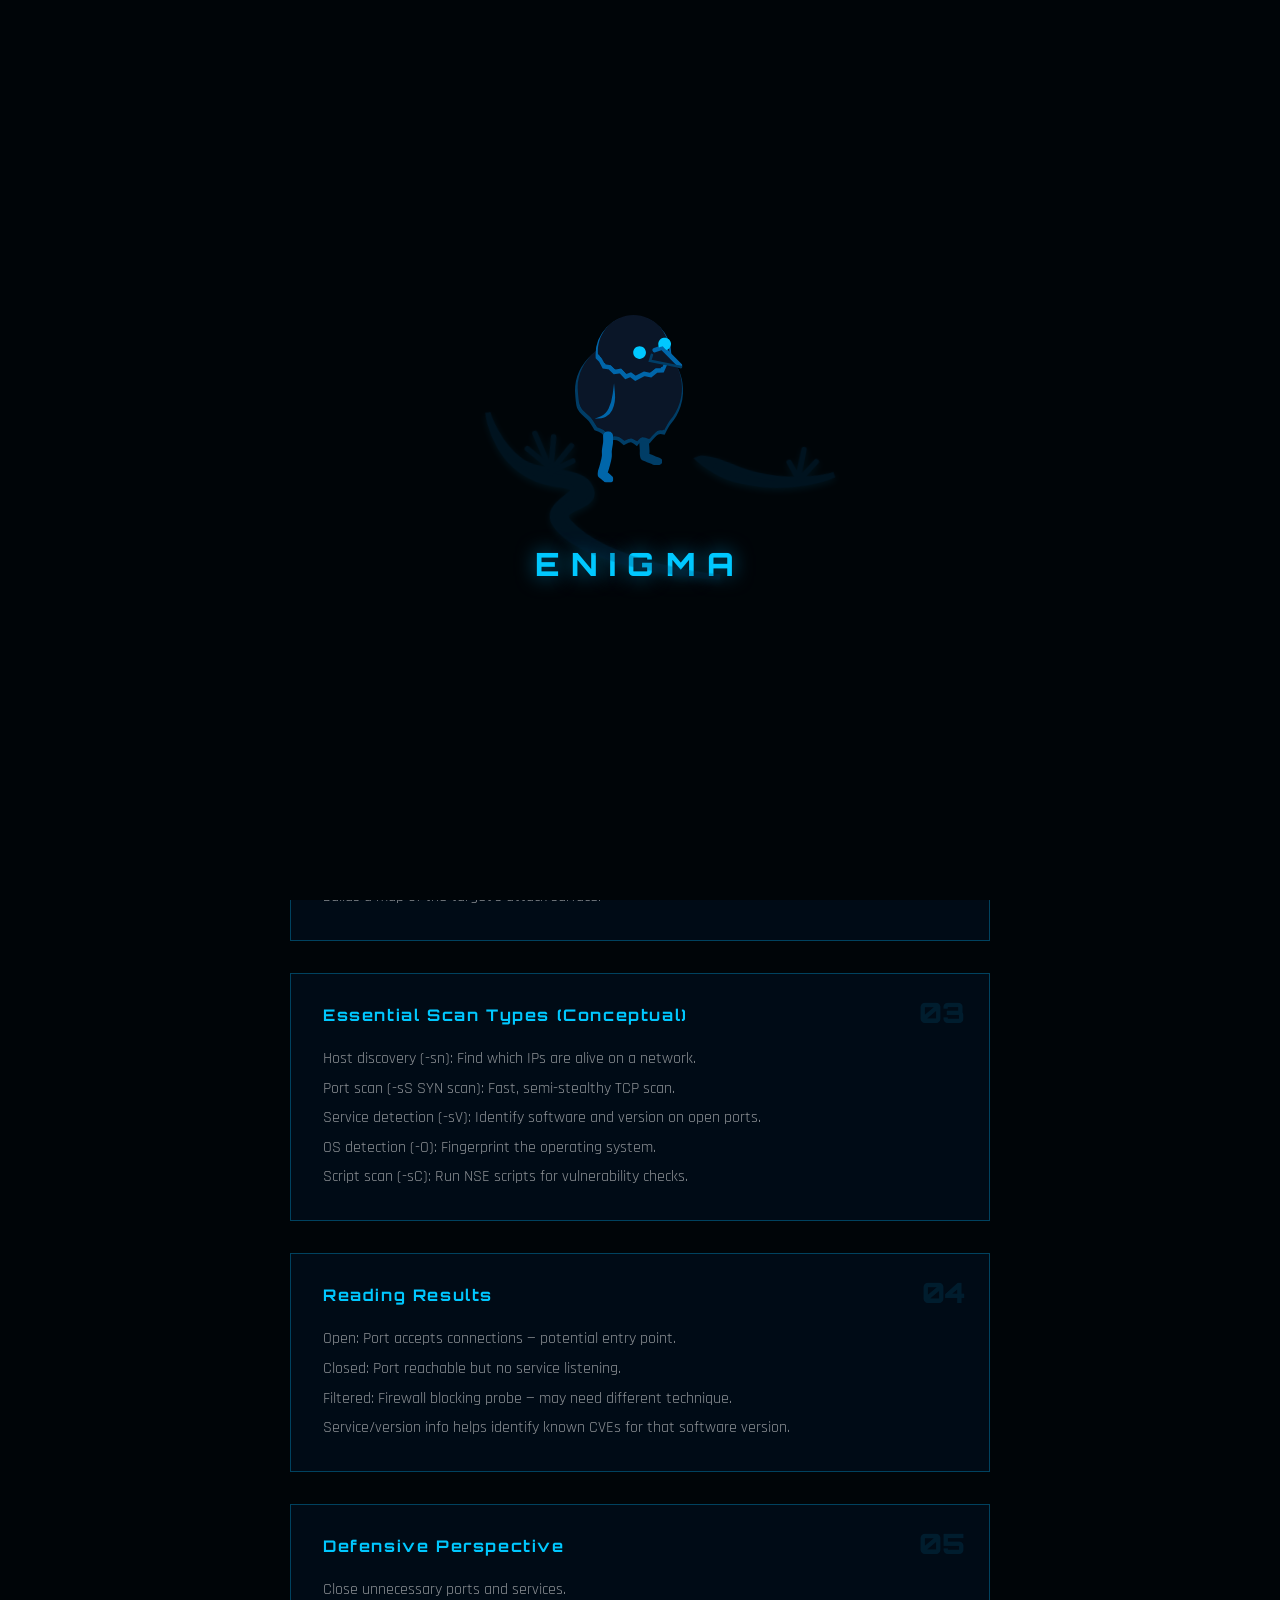
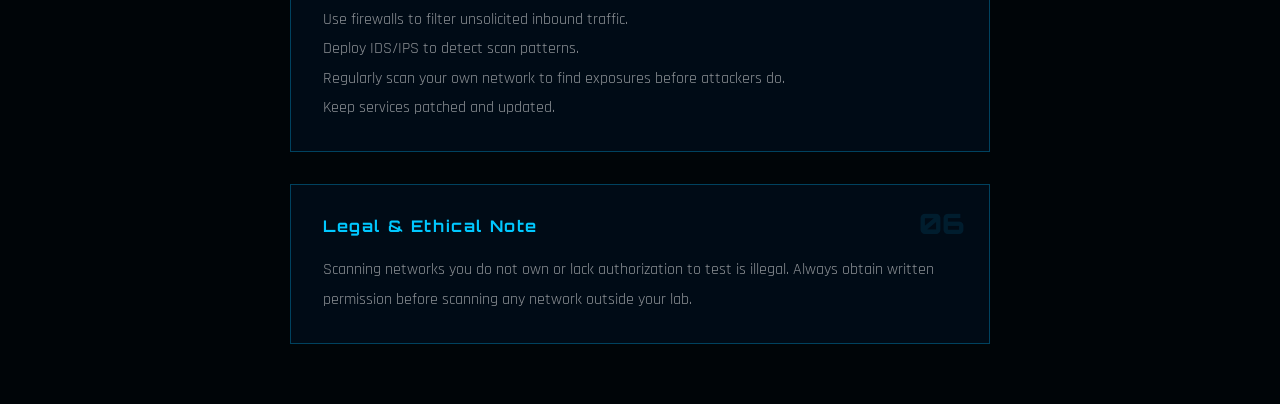
<file: tutorials/nmap.html>
<!DOCTYPE html>
<html lang="en">
<head>
  <meta charset="UTF-8">
  <meta name="viewport" content="width=device-width, initial-scale=1.0">
  <title>Nmap | ENIGMA Academy</title>
  <link rel="preconnect" href="https://fonts.googleapis.com">
  <link rel="preconnect" href="https://fonts.gstatic.com" crossorigin>
  <link href="https://fonts.googleapis.com/css2?family=Orbitron:wght@400;500;600;700;800;900&family=Rajdhani:wght@300;400;500;600;700&display=swap" rel="stylesheet">
  <link rel="stylesheet" href="../css/style.css">
  <link rel="stylesheet" href="../css/stars-bg.css">
  <link rel="stylesheet" href="../css/loader.css">
  <link rel="stylesheet" href="../css/tutorial.css">
</head>
<body data-tutorial="nmap">
  <script src="../js/loader.js"></script>
  <div class="hud-frame">
    <div class="hud-corner hud-corner--tl"></div>
    <div class="hud-corner hud-corner--tr"></div>
    <div class="hud-corner hud-corner--bl"></div>
    <div class="hud-corner hud-corner--br"></div>
    <div class="hud-line hud-line--top"></div>
    <div class="hud-line hud-line--bottom"></div>
    <div class="hud-line hud-line--left"></div>
    <div class="hud-line hud-line--right"></div>
  </div>
  <div class="tutorial-shell">
    <header class="tutorial-header">
      <a href="../index.html#hacks" class="tutorial-back" data-i18n="hacks.back">← BACK TO ACADEMY</a>
      <div class="lang-switch">
        <button class="lang-switch__btn active" data-lang="en">EN</button>
        <button class="lang-switch__btn" data-lang="fa">FA</button>
      </div>
    </header>
    <main id="tutorialRoot"></main>
  </div>
  <script src="../js/background.js"></script>
  <script src="../js/hacks-content.js"></script>
  <script src="../js/i18n.js"></script>
  <script src="../js/tutorial.js"></script>
</body>
</html>
</file>
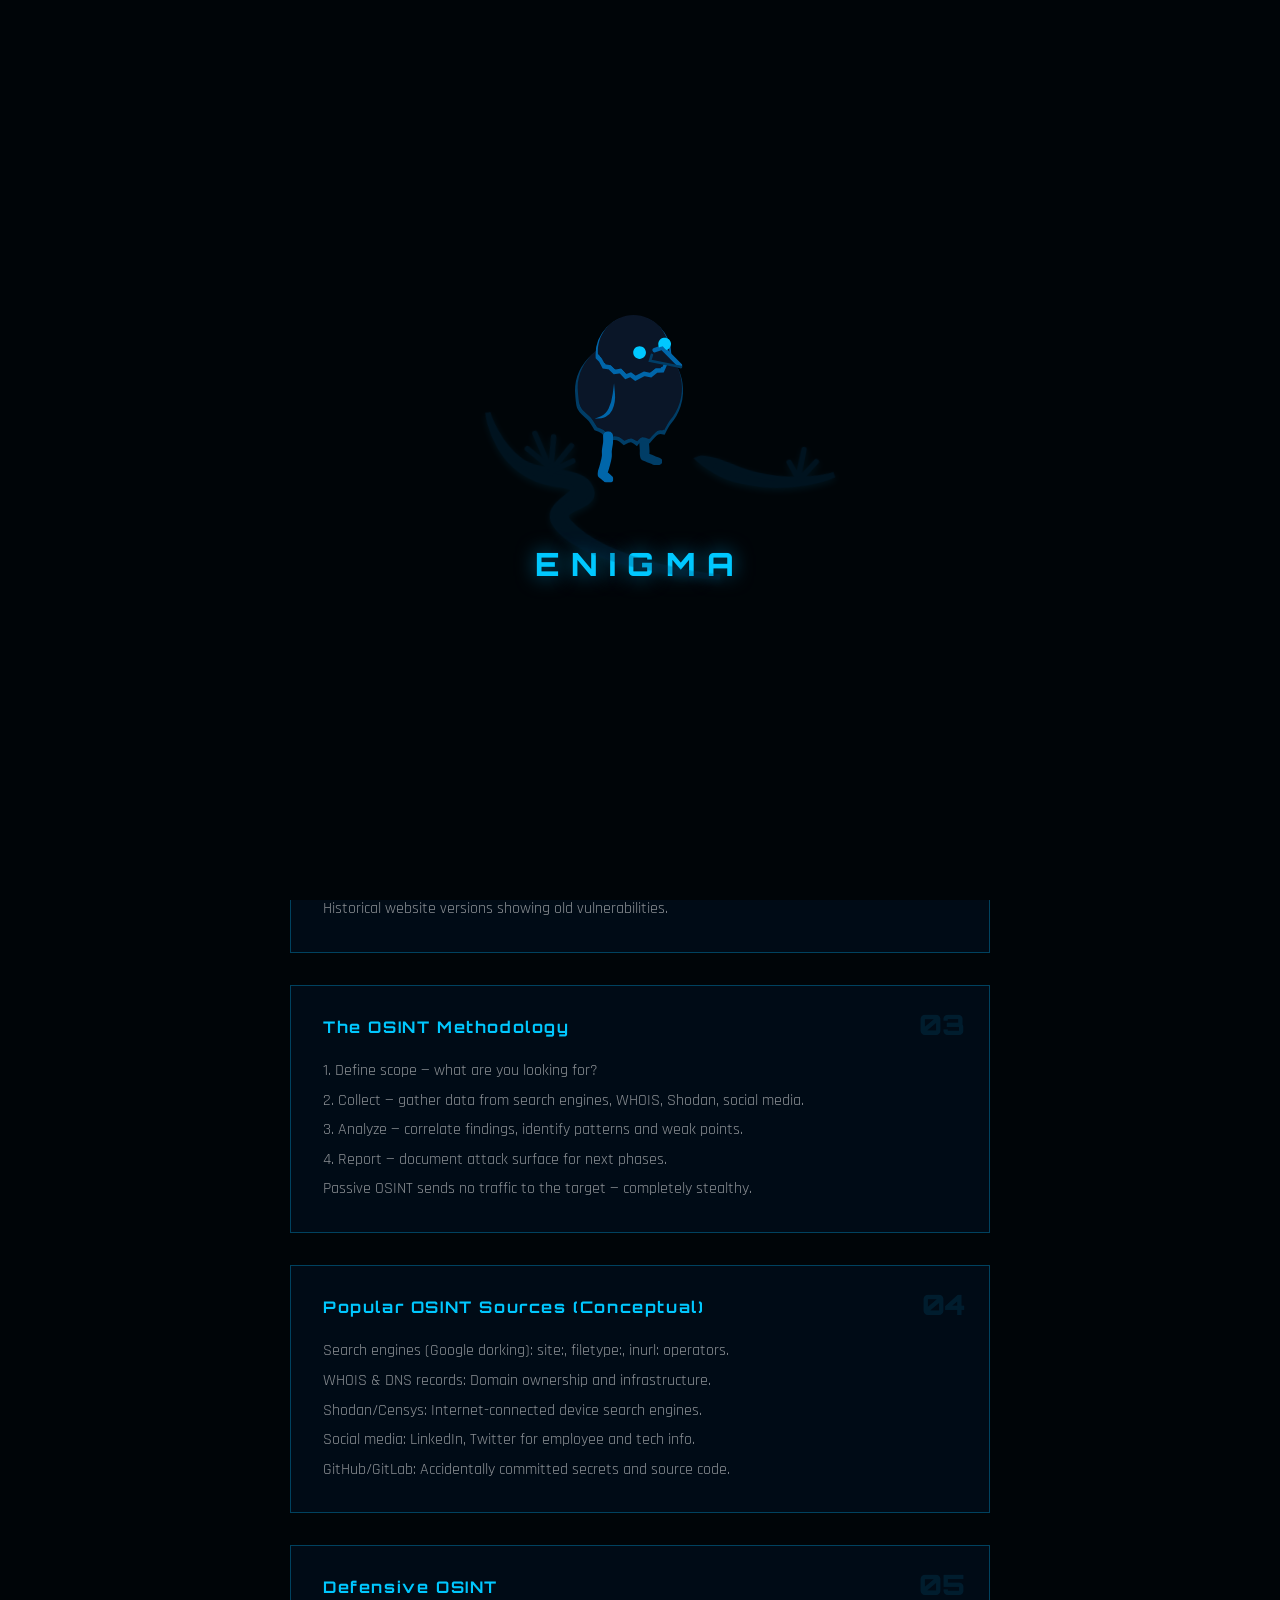
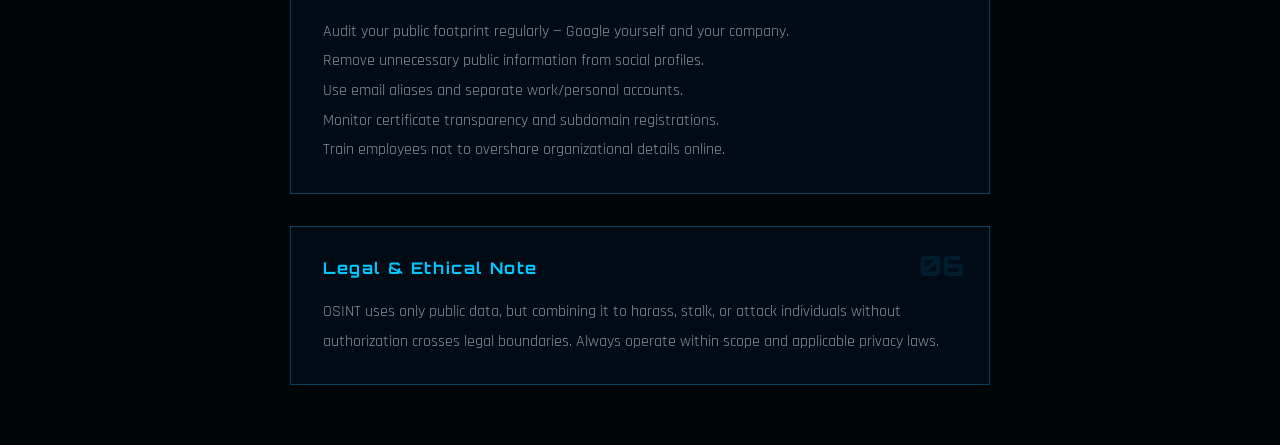
<file: tutorials/osint.html>
<!DOCTYPE html>
<html lang="en">
<head>
  <meta charset="UTF-8">
  <meta name="viewport" content="width=device-width, initial-scale=1.0">
  <title>OSINT | ENIGMA Academy</title>
  <link rel="preconnect" href="https://fonts.googleapis.com">
  <link rel="preconnect" href="https://fonts.gstatic.com" crossorigin>
  <link href="https://fonts.googleapis.com/css2?family=Orbitron:wght@400;500;600;700;800;900&family=Rajdhani:wght@300;400;500;600;700&display=swap" rel="stylesheet">
  <link rel="stylesheet" href="../css/style.css">
  <link rel="stylesheet" href="../css/stars-bg.css">
  <link rel="stylesheet" href="../css/loader.css">
  <link rel="stylesheet" href="../css/tutorial.css">
</head>
<body data-tutorial="osint">
  <script src="../js/loader.js"></script>
  <div class="hud-frame">
    <div class="hud-corner hud-corner--tl"></div>
    <div class="hud-corner hud-corner--tr"></div>
    <div class="hud-corner hud-corner--bl"></div>
    <div class="hud-corner hud-corner--br"></div>
    <div class="hud-line hud-line--top"></div>
    <div class="hud-line hud-line--bottom"></div>
    <div class="hud-line hud-line--left"></div>
    <div class="hud-line hud-line--right"></div>
  </div>
  <div class="tutorial-shell">
    <header class="tutorial-header">
      <a href="../index.html#hacks" class="tutorial-back" data-i18n="hacks.back">← BACK TO ACADEMY</a>
      <div class="lang-switch">
        <button class="lang-switch__btn active" data-lang="en">EN</button>
        <button class="lang-switch__btn" data-lang="fa">FA</button>
      </div>
    </header>
    <main id="tutorialRoot"></main>
  </div>
  <script src="../js/background.js"></script>
  <script src="../js/hacks-content.js"></script>
  <script src="../js/i18n.js"></script>
  <script src="../js/tutorial.js"></script>
</body>
</html>
</file>
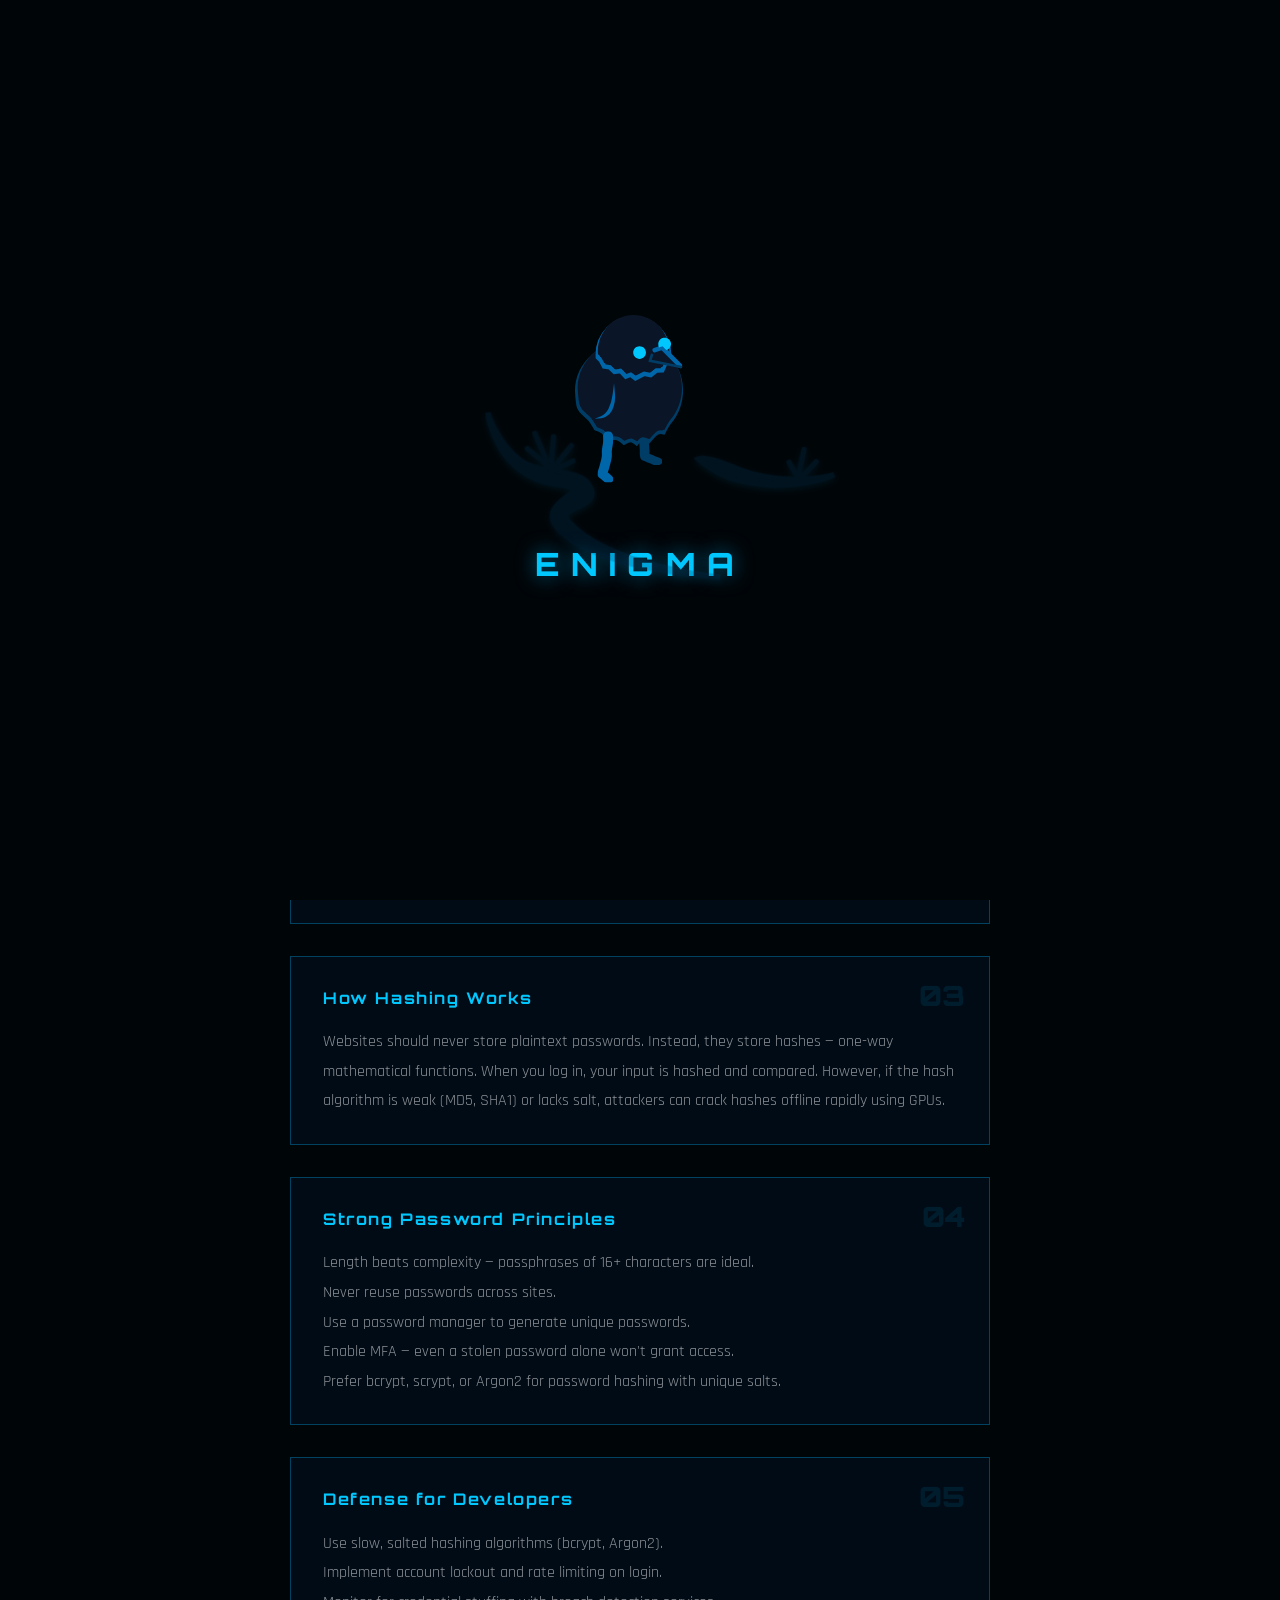
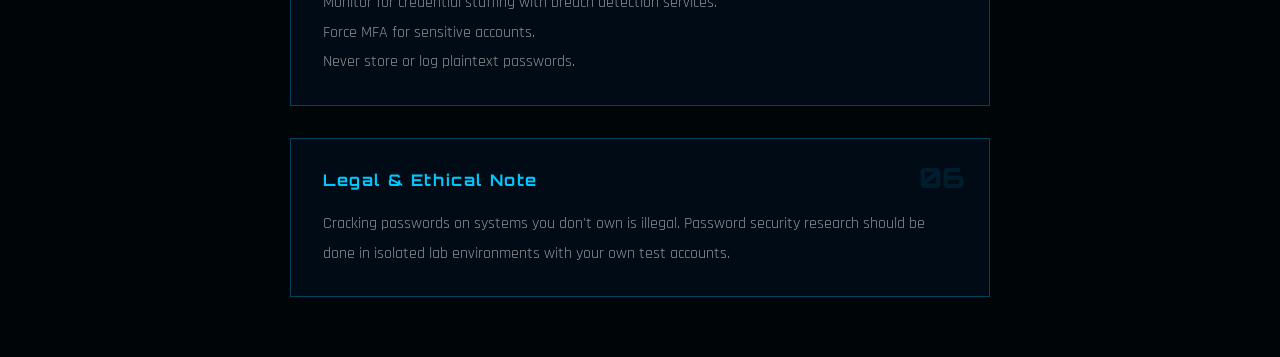
<file: tutorials/password.html>
<!DOCTYPE html>
<html lang="en">
<head>
  <meta charset="UTF-8">
  <meta name="viewport" content="width=device-width, initial-scale=1.0">
  <title>Password Attacks | ENIGMA Academy</title>
  <link rel="preconnect" href="https://fonts.googleapis.com">
  <link rel="preconnect" href="https://fonts.gstatic.com" crossorigin>
  <link href="https://fonts.googleapis.com/css2?family=Orbitron:wght@400;500;600;700;800;900&family=Rajdhani:wght@300;400;500;600;700&display=swap" rel="stylesheet">
  <link rel="stylesheet" href="../css/style.css">
  <link rel="stylesheet" href="../css/stars-bg.css">
  <link rel="stylesheet" href="../css/loader.css">
  <link rel="stylesheet" href="../css/tutorial.css">
</head>
<body data-tutorial="password">
  <script src="../js/loader.js"></script>
  <div class="hud-frame">
    <div class="hud-corner hud-corner--tl"></div>
    <div class="hud-corner hud-corner--tr"></div>
    <div class="hud-corner hud-corner--bl"></div>
    <div class="hud-corner hud-corner--br"></div>
    <div class="hud-line hud-line--top"></div>
    <div class="hud-line hud-line--bottom"></div>
    <div class="hud-line hud-line--left"></div>
    <div class="hud-line hud-line--right"></div>
  </div>
  <div class="tutorial-shell">
    <header class="tutorial-header">
      <a href="../index.html#hacks" class="tutorial-back" data-i18n="hacks.back">← BACK TO ACADEMY</a>
      <div class="lang-switch">
        <button class="lang-switch__btn active" data-lang="en">EN</button>
        <button class="lang-switch__btn" data-lang="fa">FA</button>
      </div>
    </header>
    <main id="tutorialRoot"></main>
  </div>
  <script src="../js/background.js"></script>
  <script src="../js/hacks-content.js"></script>
  <script src="../js/i18n.js"></script>
  <script src="../js/tutorial.js"></script>
</body>
</html>
</file>
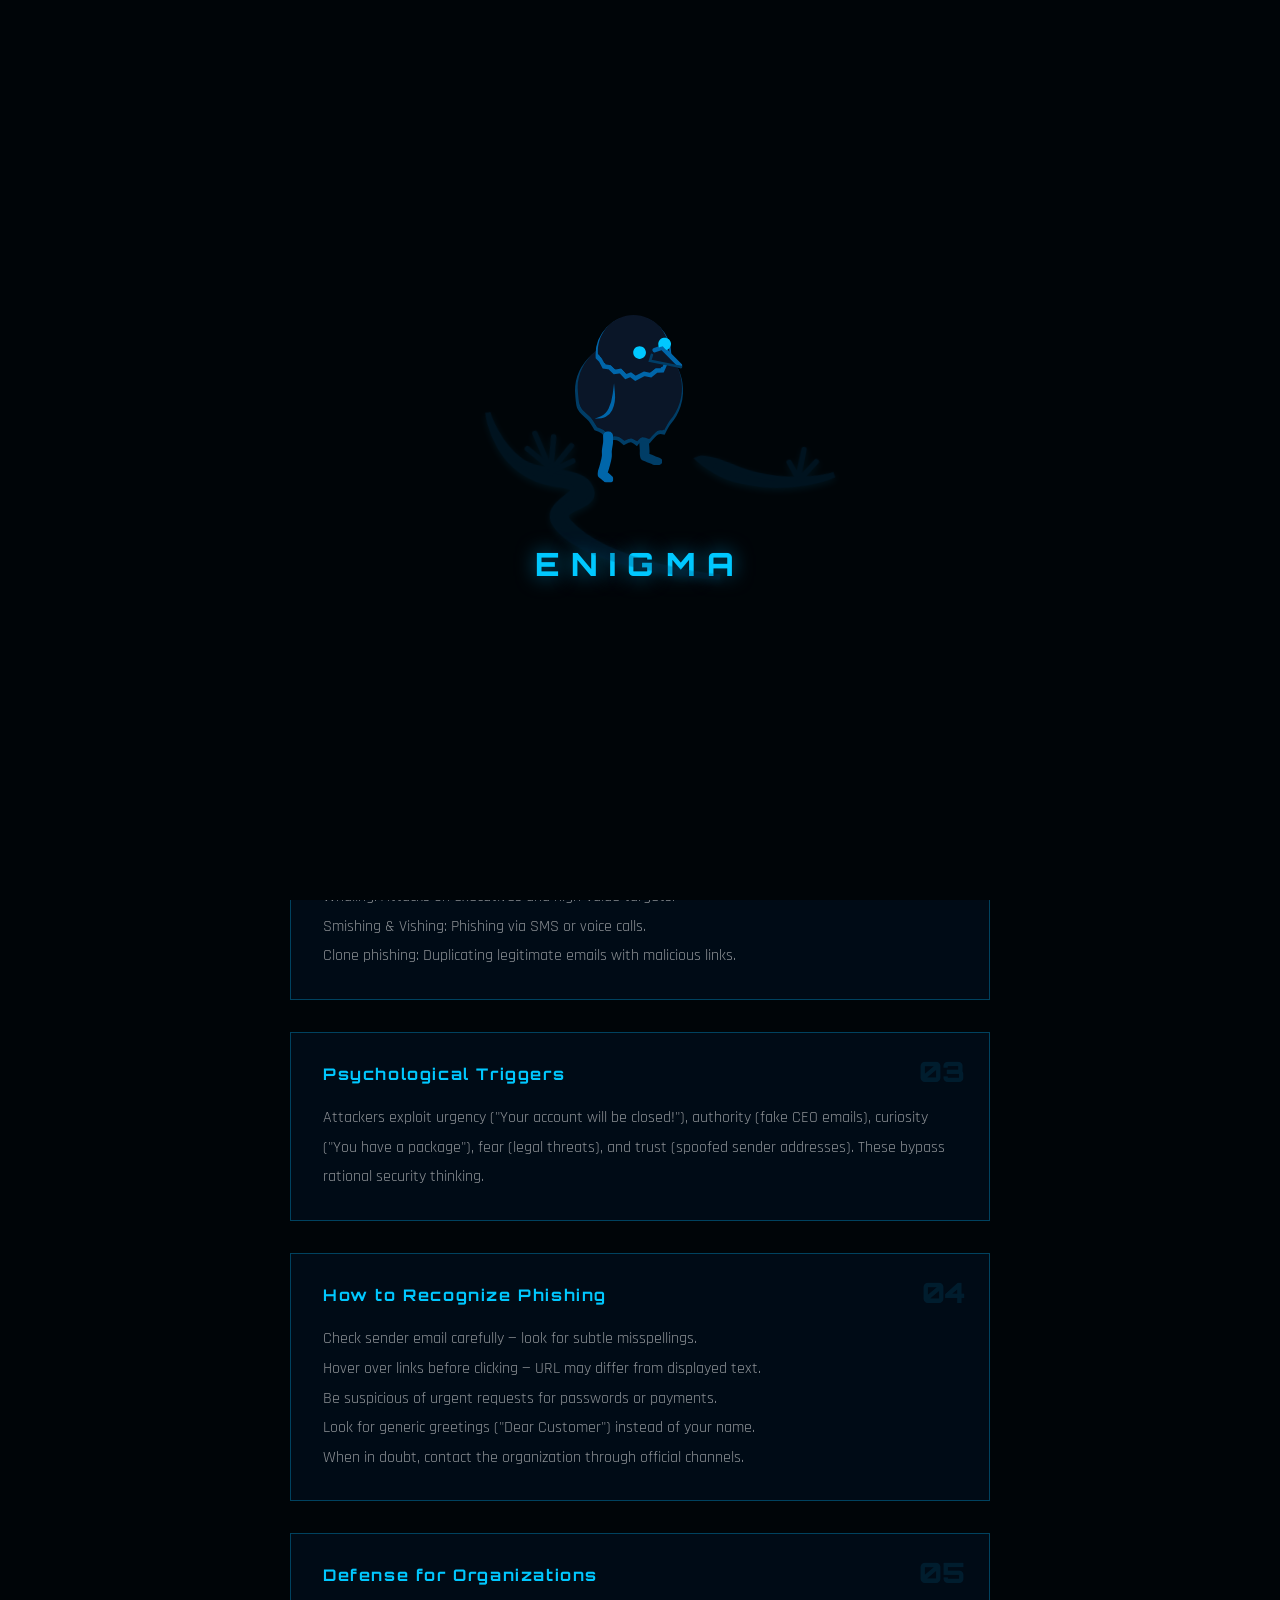
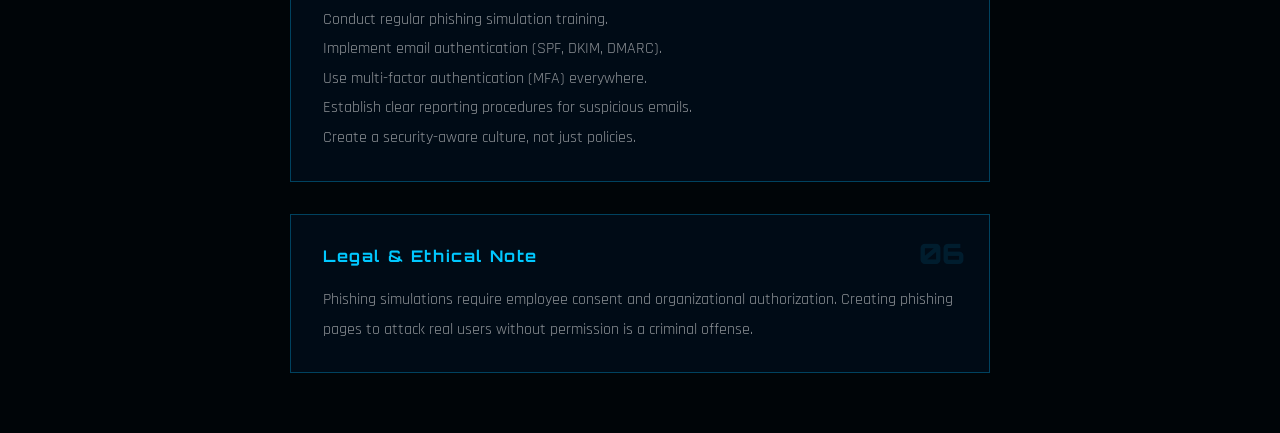
<file: tutorials/phishing.html>
<!DOCTYPE html>
<html lang="en">
<head>
  <meta charset="UTF-8">
  <meta name="viewport" content="width=device-width, initial-scale=1.0">
  <title>Phishing | ENIGMA Academy</title>
  <link rel="preconnect" href="https://fonts.googleapis.com">
  <link rel="preconnect" href="https://fonts.gstatic.com" crossorigin>
  <link href="https://fonts.googleapis.com/css2?family=Orbitron:wght@400;500;600;700;800;900&family=Rajdhani:wght@300;400;500;600;700&display=swap" rel="stylesheet">
  <link rel="stylesheet" href="../css/style.css">
  <link rel="stylesheet" href="../css/stars-bg.css">
  <link rel="stylesheet" href="../css/loader.css">
  <link rel="stylesheet" href="../css/tutorial.css">
</head>
<body data-tutorial="phishing">
  <script src="../js/loader.js"></script>
  <div class="hud-frame">
    <div class="hud-corner hud-corner--tl"></div>
    <div class="hud-corner hud-corner--tr"></div>
    <div class="hud-corner hud-corner--bl"></div>
    <div class="hud-corner hud-corner--br"></div>
    <div class="hud-line hud-line--top"></div>
    <div class="hud-line hud-line--bottom"></div>
    <div class="hud-line hud-line--left"></div>
    <div class="hud-line hud-line--right"></div>
  </div>
  <div class="tutorial-shell">
    <header class="tutorial-header">
      <a href="../index.html#hacks" class="tutorial-back" data-i18n="hacks.back">← BACK TO ACADEMY</a>
      <div class="lang-switch">
        <button class="lang-switch__btn active" data-lang="en">EN</button>
        <button class="lang-switch__btn" data-lang="fa">FA</button>
      </div>
    </header>
    <main id="tutorialRoot"></main>
  </div>
  <script src="../js/background.js"></script>
  <script src="../js/hacks-content.js"></script>
  <script src="../js/i18n.js"></script>
  <script src="../js/tutorial.js"></script>
</body>
</html>
</file>
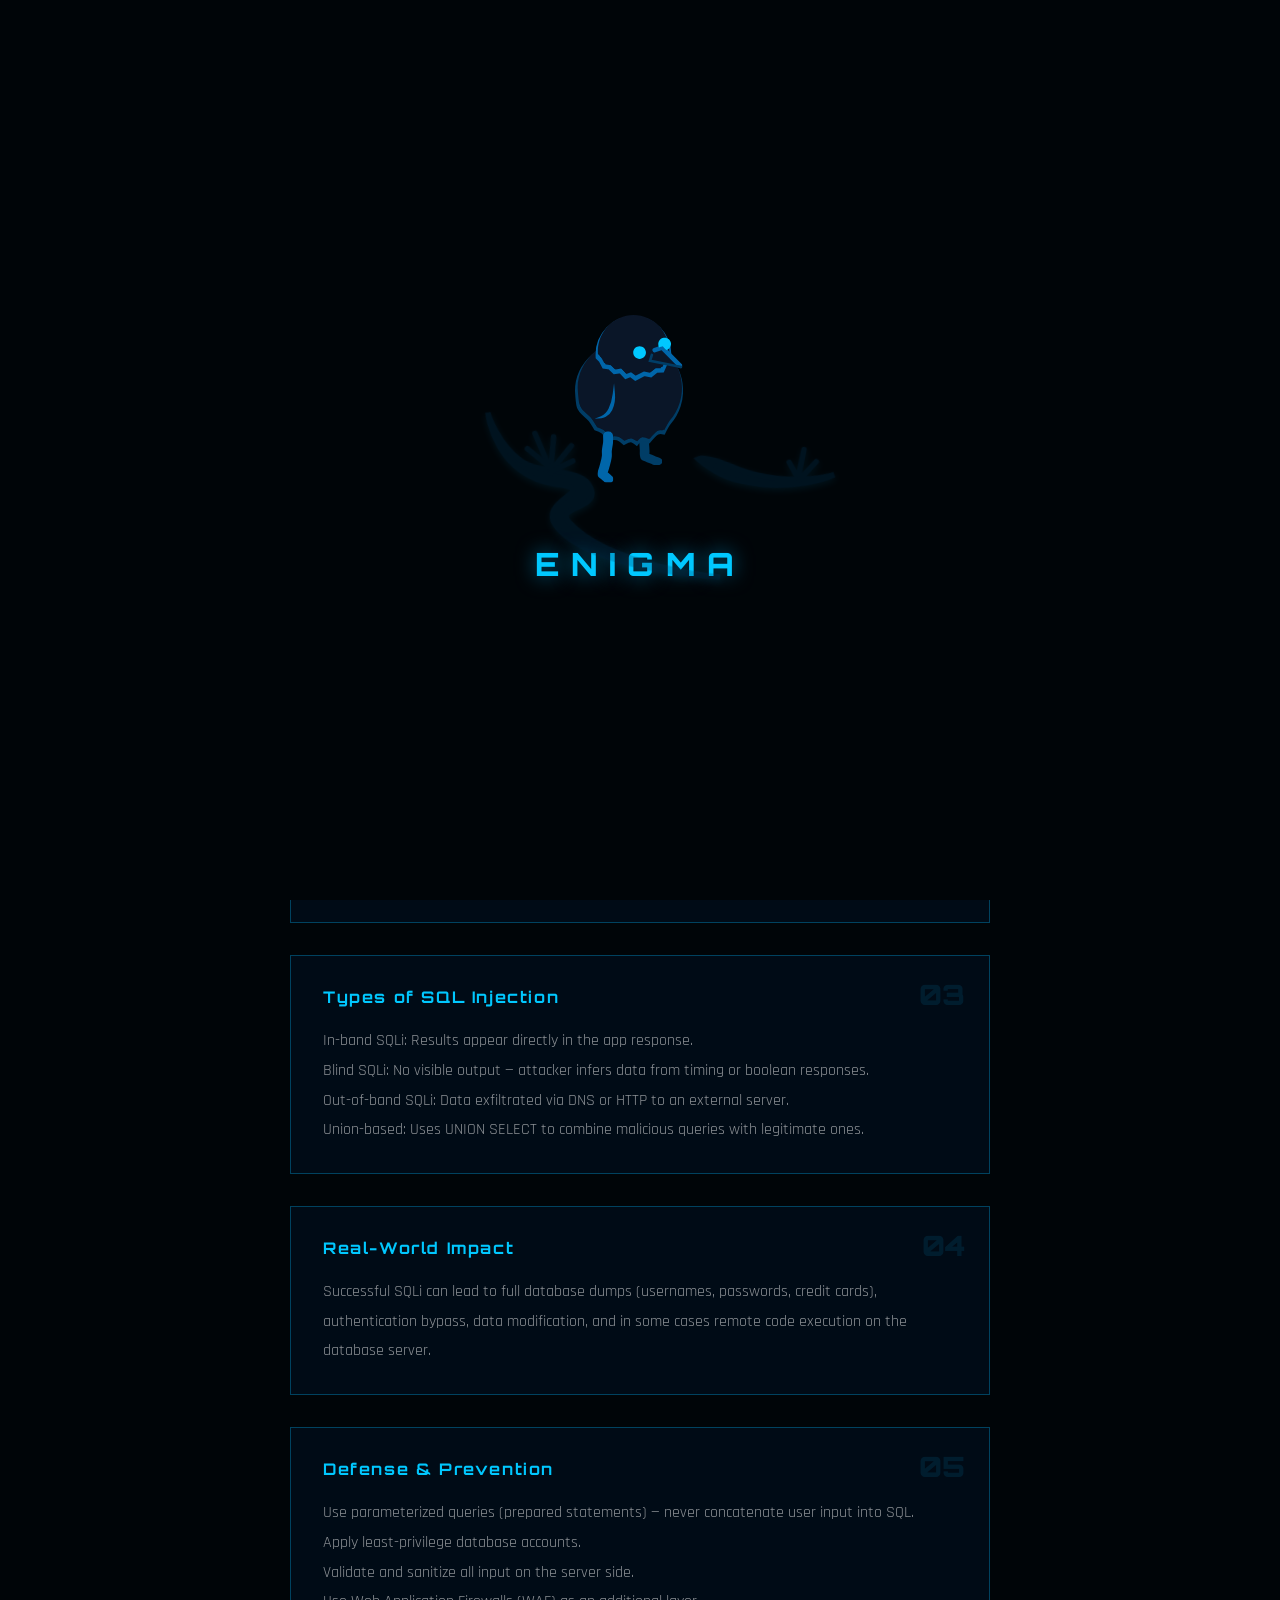
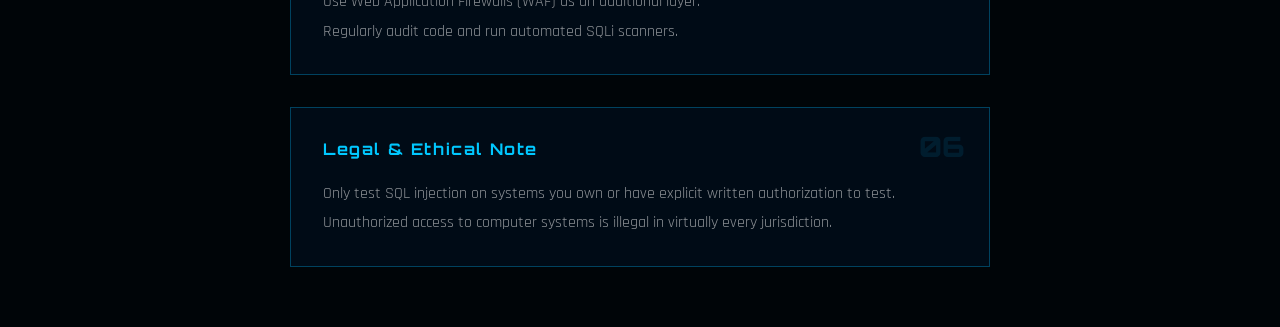
<file: tutorials/sql-injection.html>
<!DOCTYPE html>
<html lang="en">
<head>
  <meta charset="UTF-8">
  <meta name="viewport" content="width=device-width, initial-scale=1.0">
  <title>SQL Injection | ENIGMA Academy</title>
  <link rel="preconnect" href="https://fonts.googleapis.com">
  <link rel="preconnect" href="https://fonts.gstatic.com" crossorigin>
  <link href="https://fonts.googleapis.com/css2?family=Orbitron:wght@400;500;600;700;800;900&family=Rajdhani:wght@300;400;500;600;700&display=swap" rel="stylesheet">
  <link rel="stylesheet" href="../css/style.css">
  <link rel="stylesheet" href="../css/stars-bg.css">
  <link rel="stylesheet" href="../css/loader.css">
  <link rel="stylesheet" href="../css/tutorial.css">
</head>
<body data-tutorial="sql">
  <script src="../js/loader.js"></script>
  <div class="hud-frame">
    <div class="hud-corner hud-corner--tl"></div>
    <div class="hud-corner hud-corner--tr"></div>
    <div class="hud-corner hud-corner--bl"></div>
    <div class="hud-corner hud-corner--br"></div>
    <div class="hud-line hud-line--top"></div>
    <div class="hud-line hud-line--bottom"></div>
    <div class="hud-line hud-line--left"></div>
    <div class="hud-line hud-line--right"></div>
  </div>

  <div class="tutorial-shell">
    <header class="tutorial-header">
      <a href="../index.html#hacks" class="tutorial-back" data-i18n="hacks.back">← BACK TO ACADEMY</a>
      <div class="lang-switch">
        <button class="lang-switch__btn active" data-lang="en" aria-label="English">EN</button>
        <button class="lang-switch__btn" data-lang="fa" aria-label="فارسی">FA</button>
      </div>
    </header>
    <main id="tutorialRoot"></main>
  </div>

  <script src="../js/background.js"></script>
  <script src="../js/hacks-content.js"></script>
  <script src="../js/i18n.js"></script>
  <script src="../js/tutorial.js"></script>
</body>
</html>
</file>
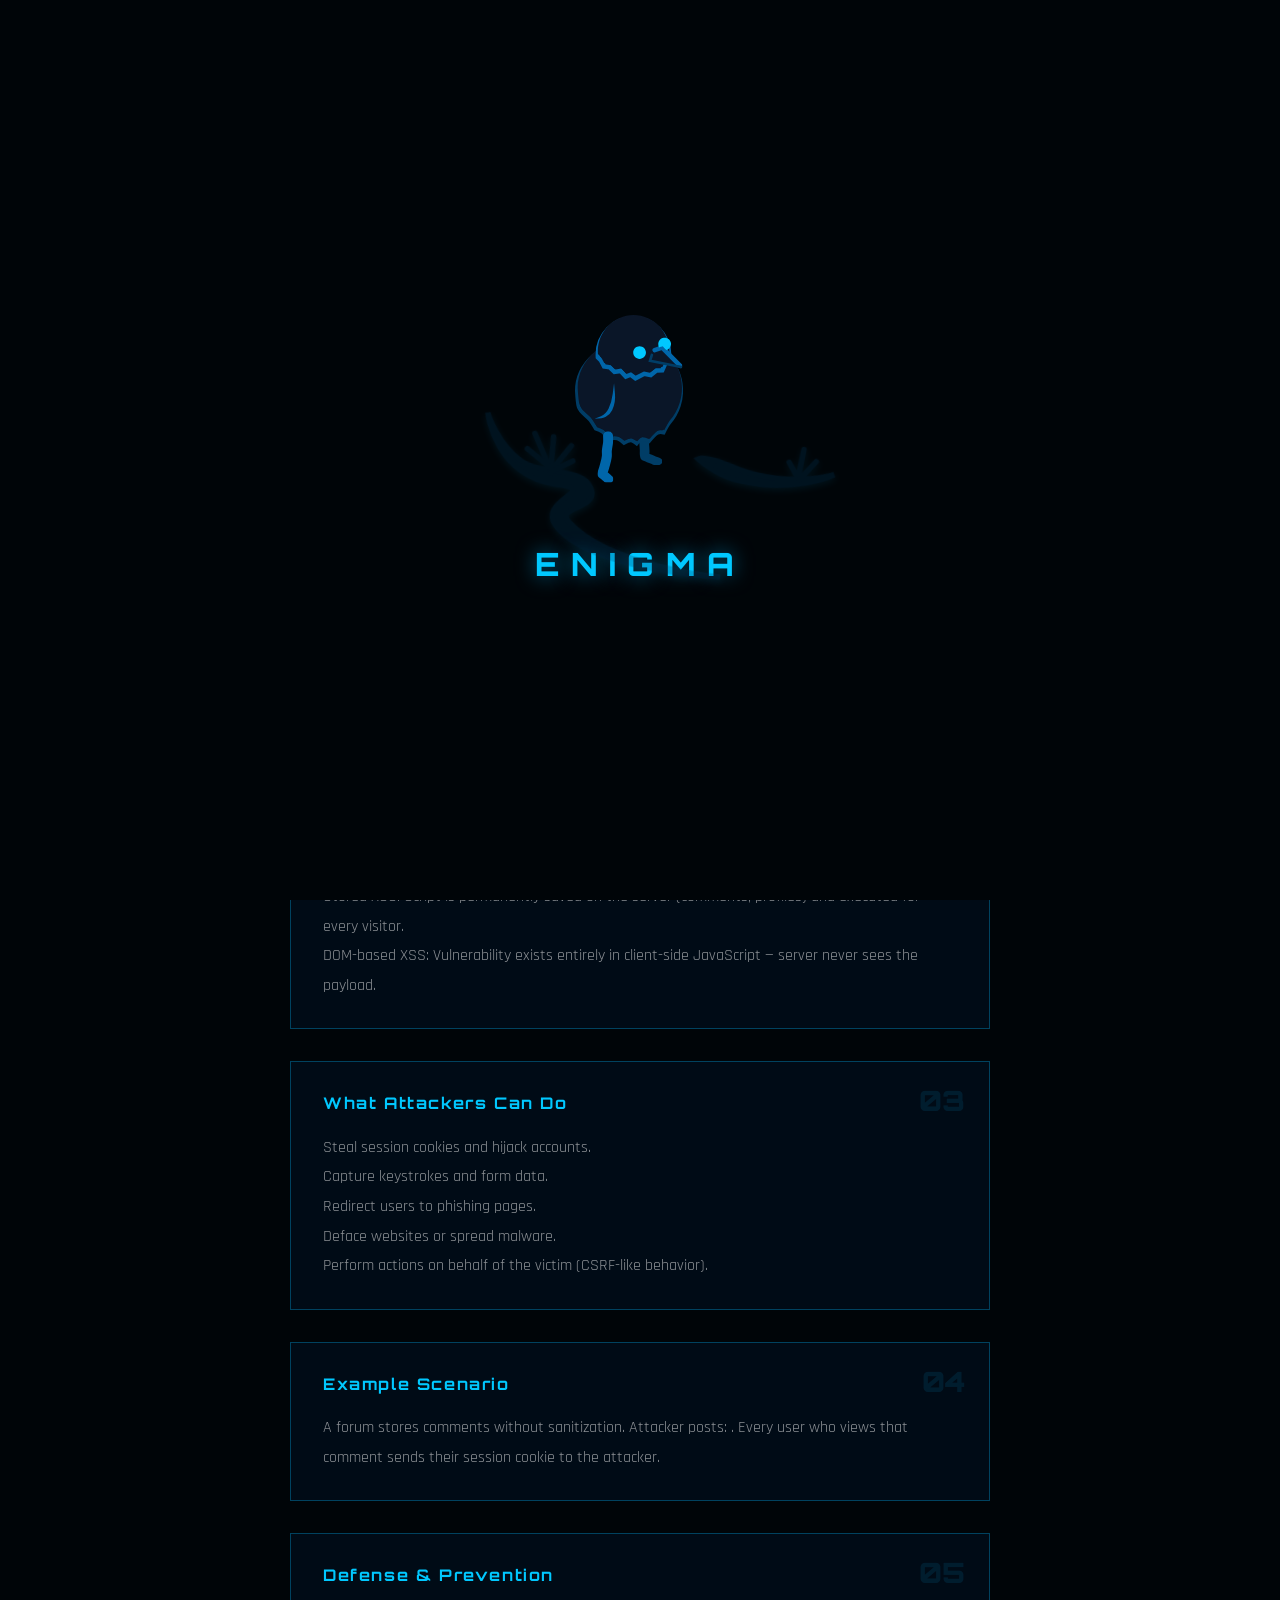
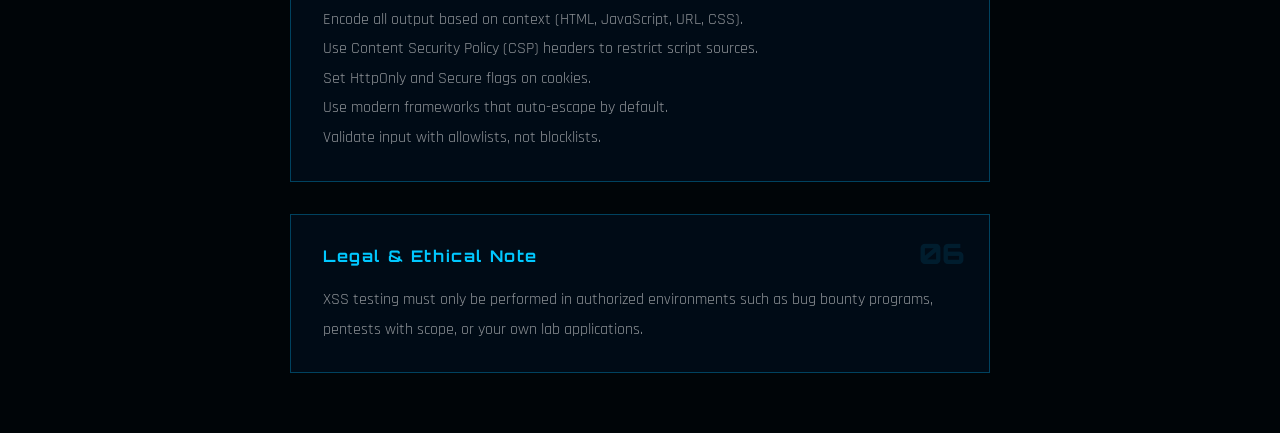
<file: tutorials/xss.html>
<!DOCTYPE html>
<html lang="en">
<head>
  <meta charset="UTF-8">
  <meta name="viewport" content="width=device-width, initial-scale=1.0">
  <title>XSS | ENIGMA Academy</title>
  <link rel="preconnect" href="https://fonts.googleapis.com">
  <link rel="preconnect" href="https://fonts.gstatic.com" crossorigin>
  <link href="https://fonts.googleapis.com/css2?family=Orbitron:wght@400;500;600;700;800;900&family=Rajdhani:wght@300;400;500;600;700&display=swap" rel="stylesheet">
  <link rel="stylesheet" href="../css/style.css">
  <link rel="stylesheet" href="../css/stars-bg.css">
  <link rel="stylesheet" href="../css/loader.css">
  <link rel="stylesheet" href="../css/tutorial.css">
</head>
<body data-tutorial="xss">
  <script src="../js/loader.js"></script>
  <div class="hud-frame">
    <div class="hud-corner hud-corner--tl"></div>
    <div class="hud-corner hud-corner--tr"></div>
    <div class="hud-corner hud-corner--bl"></div>
    <div class="hud-corner hud-corner--br"></div>
    <div class="hud-line hud-line--top"></div>
    <div class="hud-line hud-line--bottom"></div>
    <div class="hud-line hud-line--left"></div>
    <div class="hud-line hud-line--right"></div>
  </div>
  <div class="tutorial-shell">
    <header class="tutorial-header">
      <a href="../index.html#hacks" class="tutorial-back" data-i18n="hacks.back">← BACK TO ACADEMY</a>
      <div class="lang-switch">
        <button class="lang-switch__btn active" data-lang="en">EN</button>
        <button class="lang-switch__btn" data-lang="fa">FA</button>
      </div>
    </header>
    <main id="tutorialRoot"></main>
  </div>
  <script src="../js/background.js"></script>
  <script src="../js/hacks-content.js"></script>
  <script src="../js/i18n.js"></script>
  <script src="../js/tutorial.js"></script>
</body>
</html>
</file>
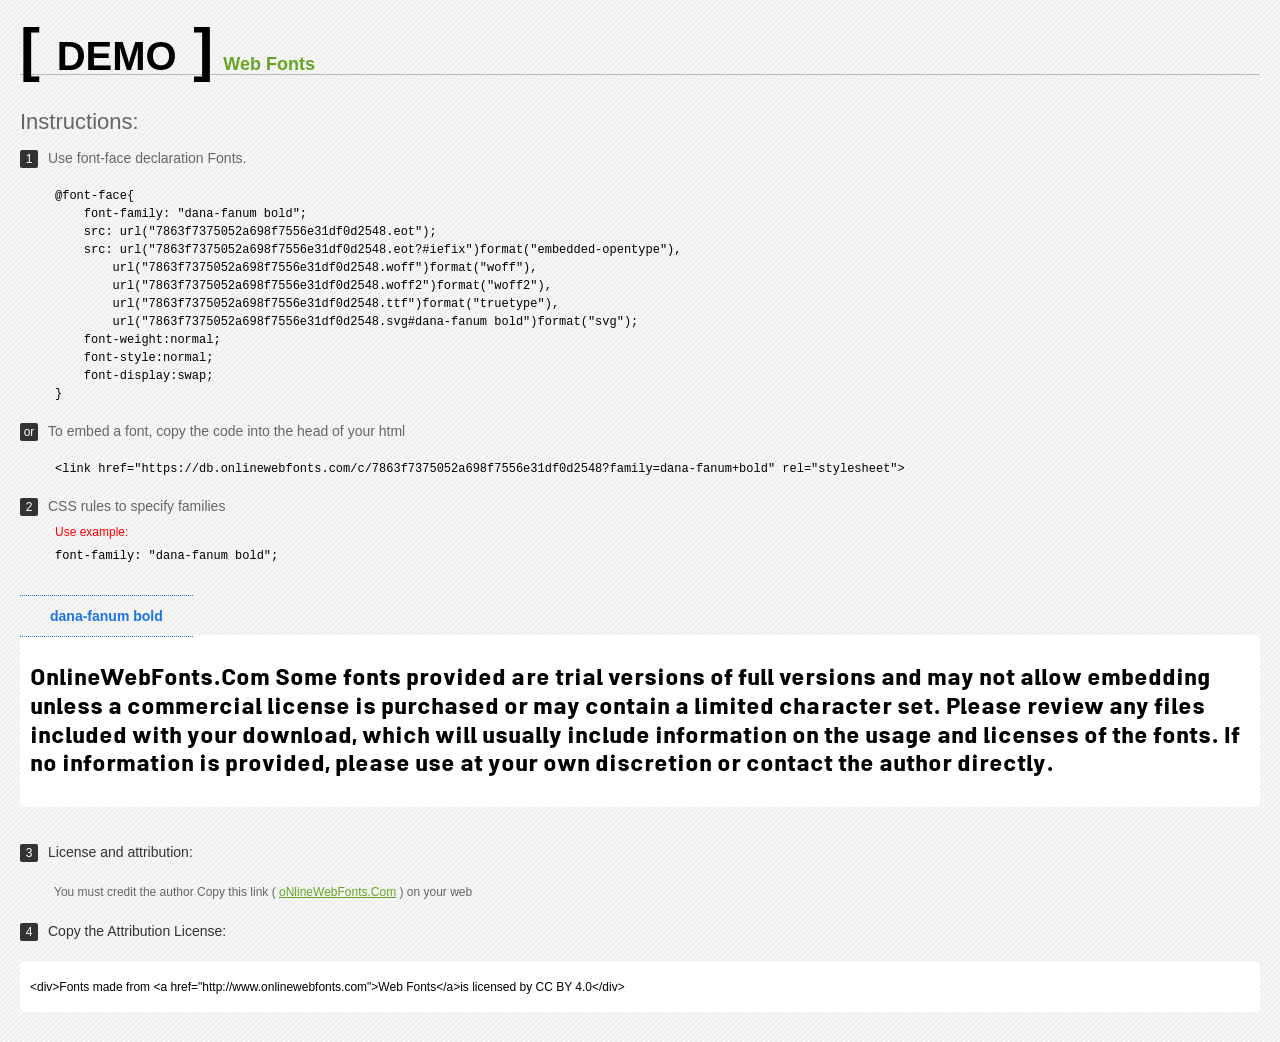
<file: dana-fanum bold/Web Fonts/Web Fonts Demo.html>
<!doctype html>
<html>
<head>
<meta charset="utf-8">
<title>dana-fanum bold Fonts Demo</title>
<style type="text/css">
*{margin:0;padding:0;list-style-type:none;}body{font-family:Arial,Helvetica,sans-serif;line-height:1.5;font-size:16px;padding:20px;color:#333;background-image:url([data-uri]);}a{color:#66A523;}a:hover,.g:hover{opacity:0.7;}h1{font-size:60px;border-bottom:1px solid #bbb;line-height:20px;color:#000;text-transform:uppercase;margin-top:20px;}h1 a{font-size:18px;color:#66A523;text-decoration:none;text-transform:capitalize;margin-left:10px;}h1 font{font-size:40px;}.info{float:left;font-size:14px;margin-top:30px;color:#666;}.info .inst{font-size:22px;margin-bottom:10px;}.info span,.by span{color:#fff;border-radius:2px;display:inline-block;width:18px;height:18px;text-align:center;margin-right:10px;background-color:#333333;font-size:12px;line-height:18px;}.info .exs{font-size:12px;color:#666;margin-left:35px;display:block;}.info .exs font{color:#f00;line-height:30px;}.demo{float:left;width:100%;height:auto;padding-bottom:10px;margin-top:70px;background-color:#FFF;border-radius:5px;}.demo a{color:#1a73e8;float:left;font-weight:bold;font-size:14px;padding-right:30px;padding-left:30px;position:relative;border-top-width:1px;border-top-style:dotted;border-top-color:#1A73E8;text-decoration:none;border-bottom-width:1px;border-bottom-style:dotted;border-bottom-color:#1A73E8;line-height:40px;margin-top:-40px;}.demo .t{font-size:24px;float:left;width:calc(100% - 20px);color:#000;height:120px;margin-top:20px;line-height:1.2em;overflow-x:hidden;padding:10px;}.by{padding-top:15px;float:left;width:100%;margin-top:10px;margin-right:0;margin-bottom:10px;margin-left:0;font-size:14px;color:#666;}.by .b{padding-top:10px;padding-bottom:10px;color:#333;}.by .a{padding-top:10px;padding-bottom:10px;margin-left:34px;font-size:12px;}.te{width:100%;height:auto;border:0px solid #CCC;resize:none;float:left;margin-top:10px;line-height:16px;overflow:hidden;border-radius:5px;color:#000000;background-color:#FFF;font-size:12px;margin-bottom:20px;text-indent:10px;padding-top:17px;padding-bottom:17px;}pre{color:#000;}
</style>
<style type="text/css">

@font-face{
    font-family: "dana-fanum bold";
    src: url("7863f7375052a698f7556e31df0d2548.eot");
    src: url("7863f7375052a698f7556e31df0d2548.eot?#iefix")format("embedded-opentype"),
        url("7863f7375052a698f7556e31df0d2548.woff")format("woff"),
        url("7863f7375052a698f7556e31df0d2548.woff2")format("woff2"),
        url("7863f7375052a698f7556e31df0d2548.ttf")format("truetype"),
        url("7863f7375052a698f7556e31df0d2548.svg#dana-fanum bold")format("svg");
    font-weight:normal;
    font-style:normal;
    font-display:swap;
}

</style>
</head>
<body>
<h1> <span>[ <font>Demo</font> ]</span><a href="http://www.onlinewebfonts.com" target="_blank">Web Fonts</a></h1>
<div class="info">
  <div class="inst">Instructions:</div>
  <span>1</span>Use font-face declaration Fonts.
  <div class="exs">
    <pre>

@font-face{
    font-family: "dana-fanum bold";
    src: url("7863f7375052a698f7556e31df0d2548.eot");
    src: url("7863f7375052a698f7556e31df0d2548.eot?#iefix")format("embedded-opentype"),
        url("7863f7375052a698f7556e31df0d2548.woff")format("woff"),
        url("7863f7375052a698f7556e31df0d2548.woff2")format("woff2"),
        url("7863f7375052a698f7556e31df0d2548.ttf")format("truetype"),
        url("7863f7375052a698f7556e31df0d2548.svg#dana-fanum bold")format("svg");
    font-weight:normal;
    font-style:normal;
    font-display:swap;
}

</pre>
  </div>
  <span>or</span>To embed a font, copy the code into the head of your html
  <div class="exs">
<br/><pre>&lt;link href=&quot;https://db.onlinewebfonts.com/c/7863f7375052a698f7556e31df0d2548?family=dana-fanum+bold&quot; rel=&quot;stylesheet&quot;&gt;</pre><br/>
  </div>
  <span>2</span>CSS rules to specify families
  <div class="exs"><font>Use example:</font> <br/>
    <pre>
font-family: &quot;dana-fanum bold&quot;;
</pre>
  </div>
</div>
<!--demo-->
<div class="demo"><a href="https://www.onlinewebfonts.com/download/7863f7375052a698f7556e31df0d2548" target="_blank">dana-fanum bold</a>
  <div class="t" style='font-family:"dana-fanum bold"'>
  OnlineWebFonts.Com Some fonts provided are trial versions of full versions and may not allow embedding 
unless a commercial license is purchased or may contain a limited character set. 
Please review any files included with your download, 
which will usually include information on the usage and licenses of the fonts. 
If no information is provided, 
please use at your own discretion or contact the author directly.</div>
</div>
<!--demo-->
<div class="by">
  <div class="b"><span>3</span>License and attribution:</div>
  <div class="a">You must credit the author Copy this link ( <a href="http://www.onlinewebfonts.com" target="_blank">oNlineWebFonts.Com</a> ) on your web</div>
  <div class="b"><span>4</span>Copy the Attribution License:</div>
  <div class="te">&lt;div&gt;Fonts made from &lt;a href="http://www.onlinewebfonts.com"&gt;Web Fonts&lt;/a&gt;is licensed by CC BY 4.0&lt;/div&gt;</div>
</div>
</body>
</html>
</file>
<file: css/style.css>
/* ===== Reset & Variables ===== */
*, *::before, *::after {
  margin: 0;
  padding: 0;
  box-sizing: border-box;
}

:root {
  --bg: #020810;
  --bg-deep: #000508;
  --bg-card: rgba(0, 20, 40, 0.45);
  --blue: #00a8e8;
  --blue-bright: #00c8ff;
  --blue-dim: #0066aa;
  --blue-glow: rgba(0, 168, 232, 0.6);
  --blue-glow-soft: rgba(0, 168, 232, 0.15);
  --text: #ffffff;
  --text-dim: rgba(255, 255, 255, 0.55);
  --text-muted: rgba(0, 168, 232, 0.7);
  --border: rgba(0, 168, 232, 0.35);
  --btn-accent: var(--blue-bright);
  --btn-hover-fg: var(--bg-deep);
  --star-color: #ffffff;
  --font-display: 'Orbitron', sans-serif;
  --font-body: 'Rajdhani', sans-serif;
  --font-fa: 'Dana FaNum', Tahoma, sans-serif;
}

html[data-theme="light"] {
  --btn-hover-fg: #ffffff;
  --star-color: #0066aa;
}

@font-face {
  font-family: 'Dana FaNum';
  src: url('../fonts/Dana-FaNum-Bold.woff2') format('woff2'),
       url('../fonts/Dana-FaNum-Bold.woff') format('woff'),
       url('../fonts/Dana-FaNum-Bold.ttf') format('truetype');
  font-weight: 700;
  font-style: normal;
  font-display: swap;
}

html {
  scroll-behavior: smooth;
}

body {
  background: var(--bg-deep);
  color: var(--text);
  font-family: var(--font-body);
  font-size: 20px;
  line-height: 1.65;
  min-height: 100vh;
  overflow-x: hidden;
  position: relative;
}

a {
  text-decoration: none;
  color: inherit;
}

button {
  background: none;
  border: none;
  cursor: pointer;
  font-family: inherit;
  color: inherit;
}

img {
  display: block;
  max-width: 100%;
}

.logo-img {
  background: transparent;
  object-fit: contain;
  border: none;
  outline: none;
}

/* ===== HUD Frame ===== */
.hud-frame {
  position: fixed;
  inset: 12px;
  pointer-events: none;
  z-index: 100;
}

.hud-line {
  position: absolute;
  background: var(--border);
}

.hud-line--top,
.hud-line--bottom {
  left: 30px;
  right: 30px;
  height: 1px;
}

.hud-line--top { top: 0; }
.hud-line--bottom { bottom: 0; }

.hud-line--left,
.hud-line--right {
  top: 30px;
  bottom: 30px;
  width: 1px;
}

.hud-line--left { left: 0; }
.hud-line--right { right: 0; }

.hud-corner {
  position: absolute;
  width: 20px;
  height: 20px;
  border-color: var(--blue);
  border-style: solid;
}

.hud-corner--tl {
  top: 0;
  left: 0;
  border-width: 2px 0 0 2px;
}

.hud-corner--tr {
  top: 0;
  right: 0;
  border-width: 2px 2px 0 0;
}

.hud-corner--bl {
  bottom: 0;
  left: 0;
  border-width: 0 0 2px 2px;
}

.hud-corner--br {
  bottom: 0;
  right: 0;
  border-width: 0 2px 2px 0;
}

/* ===== Section Indicator (Left) ===== */
.section-indicator {
  position: fixed;
  left: 28px;
  top: 50%;
  transform: translateY(-50%);
  display: flex;
  flex-direction: column;
  align-items: center;
  gap: 28px;
  z-index: 50;
}

.section-indicator__line {
  position: absolute;
  top: 0;
  bottom: 0;
  left: 50%;
  width: 1px;
  background: linear-gradient(to bottom, transparent, var(--border) 20%, var(--border) 80%, transparent);
  transform: translateX(-50%);
  z-index: -1;
}

.section-indicator__num {
  font-family: var(--font-display);
  font-size: 17px;
  font-weight: 600;
  color: var(--text-dim);
  letter-spacing: 0.1em;
  transition: color 0.3s, text-shadow 0.3s;
  cursor: pointer;
  text-decoration: none;
}

.section-indicator__num.active,
.section-indicator__num:hover {
  color: var(--blue-bright);
  text-shadow: 0 0 10px var(--blue-glow);
}

/* ===== Right Sidebar ===== */
.right-sidebar {
  position: fixed;
  right: 28px;
  top: 50%;
  transform: translateY(-50%);
  display: flex;
  flex-direction: column;
  align-items: center;
  gap: 24px;
  z-index: 50;
}

.social-icons {
  display: flex;
  flex-direction: column;
  gap: 14px;
}

.social-icon {
  width: 18px;
  height: 18px;
  color: var(--text-dim);
  transition: color 0.3s, transform 0.3s;
}

.social-icon:hover {
  color: var(--blue-bright);
  transform: scale(1.15);
}

.social-icon svg {
  width: 100%;
  height: 100%;
}

.vertical-text {
  writing-mode: vertical-rl;
  text-orientation: mixed;
  font-family: var(--font-display);
  font-size: 16px;
  font-weight: 500;
  letter-spacing: 0.25em;
  color: var(--text-dim);
  white-space: nowrap;
}

/* ===== Page Wrapper ===== */
.page-wrapper {
  position: relative;
  z-index: 1;
  max-width: 1400px;
  margin: 0 auto;
  padding: 24px 80px 20px;
  display: flex;
  flex-direction: column;
}

/* ===== Section Shared ===== */
.section {
  padding: 80px 0;
  scroll-margin-top: 20px;
}

.section-header {
  text-align: center;
  margin-bottom: 48px;
}

.section-label {
  display: block;
  font-family: var(--font-display);
  font-size: 17px;
  font-weight: 500;
  letter-spacing: 0.3em;
  color: var(--blue);
  margin-bottom: 12px;
}

.section-title {
  font-family: var(--font-display);
  font-size: clamp(38px, 5.5vw, 58px);
  font-weight: 800;
  letter-spacing: 0.1em;
  color: var(--text);
  text-shadow: 0 0 20px var(--blue-glow-soft);
  margin-bottom: 12px;
}

.section-subtitle {
  font-size: 22px;
  color: var(--text-dim);
  max-width: 560px;
  margin: 0 auto;
  line-height: 1.6;
}

/* ===== Mobile Nav ===== */
.btn-menu {
  display: none;
}

.mobile-nav {
  position: fixed;
  inset: 0;
  background: rgba(0, 0, 0, 0.95);
  z-index: 200;
  display: flex;
  align-items: center;
  justify-content: center;
  opacity: 0;
  visibility: hidden;
  transition: opacity 0.3s, visibility 0.3s;
}

.mobile-nav.active {
  opacity: 1;
  visibility: visible;
}

.mobile-nav__links {
  display: flex;
  flex-direction: column;
  align-items: center;
  gap: 24px;
}

.mobile-nav__link {
  font-family: var(--font-display);
  font-size: 24px;
  font-weight: 600;
  letter-spacing: 0.2em;
  color: var(--text-dim);
  transition: color 0.3s, text-shadow 0.3s;
}

.mobile-nav__link:hover {
  color: var(--blue-bright);
  text-shadow: 0 0 15px var(--blue-glow);
}

/* ===== Terminal Modal ===== */
.terminal-modal {
  position: fixed;
  inset: 0;
  z-index: 300;
  display: flex;
  align-items: center;
  justify-content: center;
  padding: 20px;
  opacity: 0;
  visibility: hidden;
  transition: opacity 0.3s, visibility 0.3s;
}

.terminal-modal.active {
  opacity: 1;
  visibility: visible;
}

.terminal-modal__backdrop {
  position: absolute;
  inset: 0;
  background: rgba(0, 0, 0, 0.85);
  backdrop-filter: blur(4px);
}

.terminal-modal__window {
  position: relative;
  width: 100%;
  max-width: 680px;
  background: rgba(0, 10, 20, 0.95);
  border: 1px solid var(--border);
  box-shadow: 0 0 40px var(--blue-glow-soft), inset 0 0 30px rgba(0, 168, 232, 0.03);
  animation: terminalIn 0.3s ease;
}

@keyframes terminalIn {
  from { transform: scale(0.95) translateY(10px); opacity: 0; }
  to   { transform: scale(1) translateY(0); opacity: 1; }
}

.terminal-modal__header {
  display: flex;
  align-items: center;
  gap: 12px;
  padding: 12px 16px;
  border-bottom: 1px solid var(--border);
  background: rgba(0, 30, 60, 0.4);
}

.terminal-modal__dots {
  display: flex;
  gap: 6px;
}

.terminal-modal__dots span {
  width: 10px;
  height: 10px;
  border-radius: 50%;
  background: var(--blue-dim);
  opacity: 0.6;
}

.terminal-modal__dots span:first-child { background: #ff5f57; opacity: 1; }
.terminal-modal__dots span:nth-child(2) { background: #febc2e; opacity: 1; }
.terminal-modal__dots span:nth-child(3) { background: #28c840; opacity: 1; }

.terminal-modal__title {
  flex: 1;
  font-family: var(--font-display);
  font-size: 17px;
  letter-spacing: 0.1em;
  color: var(--text-dim);
}

.terminal-modal__close {
  font-size: 28px;
  line-height: 1;
  color: var(--text-dim);
  padding: 0 4px;
  transition: color 0.2s;
}

.terminal-modal__close:hover {
  color: var(--blue-bright);
}

.terminal-modal__body {
  padding: 20px;
  font-family: 'Courier New', Courier, monospace;
  font-size: 19px;
  line-height: 1.8;
  max-height: 360px;
  overflow-y: auto;
}

.terminal-line {
  color: var(--text);
  margin-bottom: 4px;
}

.terminal-line--dim { color: var(--text-dim); }
.terminal-line--blue { color: var(--blue-bright); }

.terminal-prompt {
  color: var(--blue);
  margin-right: 8px;
}

.terminal-cursor {
  animation: blink 1s step-end infinite;
  color: var(--blue-bright);
}

@keyframes blink {
  50% { opacity: 0; }
}

/* ===== Header ===== */
.header {
  display: grid;
  grid-template-columns: auto minmax(0, 1fr) auto;
  align-items: center;
  padding: 8px 0 32px;
  gap: 16px;
}

.header__logo {
  flex-shrink: 0;
  display: flex;
  align-items: center;
  gap: 10px;
}

.header__crosshair {
  width: 22px;
  height: 22px;
  color: var(--blue);
  filter: drop-shadow(0 0 6px var(--blue-glow));
  flex-shrink: 0;
}

.header__brand {
  font-family: var(--font-display);
  font-size: 30px;
  font-weight: 800;
  letter-spacing: 0.12em;
  color: var(--text);
  text-shadow:
    0 0 12px var(--blue-glow),
    0 0 24px rgba(0, 168, 232, 0.35);
  line-height: 1;
}

.nav {
  display: flex;
  align-items: center;
  justify-content: center;
  gap: 24px;
  min-width: 0;
}

.nav__link {
  font-family: var(--font-display);
  font-size: 17px;
  font-weight: 500;
  letter-spacing: 0.15em;
  color: var(--text-dim);
  position: relative;
  padding: 4px 0;
  transition: color 0.3s;
}

.nav__link:hover,
.nav__link--active {
  color: var(--blue-bright);
}

.nav__link--active::after {
  content: '';
  position: absolute;
  bottom: -2px;
  left: 0;
  right: 0;
  height: 1px;
  background: var(--blue);
  box-shadow: 0 0 6px var(--blue-glow);
}

.header__actions {
  display: flex;
  align-items: center;
  justify-content: flex-end;
  gap: 10px;
  flex-shrink: 0;
}

/* ===== Language Switcher ===== */
.lang-switch {
  display: flex;
  border: 1px solid var(--border);
  overflow: hidden;
}

.lang-switch__btn {
  padding: 6px 12px;
  font-family: var(--font-display);
  font-size: 16px;
  font-weight: 700;
  letter-spacing: 0.1em;
  color: var(--text-dim);
  background: rgba(0, 20, 40, 0.4);
  transition: color 0.3s, background 0.3s, box-shadow 0.3s;
}

.lang-switch__btn:hover {
  color: var(--blue-bright);
}

.lang-switch__btn.active {
  color: var(--text);
  background: rgba(0, 168, 232, 0.2);
  box-shadow: inset 0 0 10px var(--blue-glow-soft);
}

.btn-terminal {
  position: relative;
  display: flex;
  align-items: center;
  gap: 4px;
  padding: 10px 28px;
  border: 3px solid transparent;
  border-radius: 100px;
  background-color: transparent;
  font-family: var(--font-display);
  font-size: 14px;
  font-weight: 600;
  letter-spacing: 0.1em;
  color: var(--btn-accent);
  box-shadow: 0 0 0 2px var(--btn-accent);
  cursor: pointer;
  overflow: hidden;
  transition: all 0.6s cubic-bezier(0.23, 1, 0.32, 1);
}

.btn-terminal svg {
  position: absolute;
  width: 18px;
  fill: var(--btn-accent);
  z-index: 9;
  transition: all 0.8s cubic-bezier(0.23, 1, 0.32, 1);
}

.btn-terminal .arr-1 {
  right: 14px;
}

.btn-terminal .arr-2 {
  left: -25%;
}

.btn-terminal .circle {
  position: absolute;
  top: 50%;
  left: 50%;
  transform: translate(-50%, -50%);
  width: 20px;
  height: 20px;
  background-color: var(--btn-accent);
  border-radius: 50%;
  opacity: 0;
  transition: all 0.8s cubic-bezier(0.23, 1, 0.32, 1);
}

.btn-terminal .text {
  position: relative;
  z-index: 1;
  transform: translateX(-10px);
  transition: all 0.8s cubic-bezier(0.23, 1, 0.32, 1);
}

.btn-terminal:hover {
  box-shadow: 0 0 0 10px transparent;
  color: var(--btn-hover-fg);
  border-radius: 12px;
}

.btn-terminal:hover .arr-1 {
  right: -25%;
}

.btn-terminal:hover .arr-2 {
  left: 14px;
}

.btn-terminal:hover .text {
  transform: translateX(10px);
}

.btn-terminal:hover svg {
  fill: var(--btn-hover-fg);
}

.btn-terminal:active {
  scale: 0.95;
  box-shadow: 0 0 0 3px var(--btn-accent);
}

.btn-terminal:hover .circle {
  width: 220px;
  height: 220px;
  opacity: 1;
}

.btn-icon {
  width: 36px;
  height: 36px;
  border: 1px solid var(--border);
  border-radius: 50%;
  display: flex;
  align-items: center;
  justify-content: center;
  color: var(--blue);
  transition: border-color 0.3s, box-shadow 0.3s;
}

.btn-icon svg {
  width: 18px;
  height: 18px;
}

.btn-icon:hover {
  border-color: var(--blue);
  box-shadow: 0 0 12px var(--blue-glow-soft);
}

/* ===== Hero Section ===== */
.hero {
  display: grid;
  grid-template-columns: 1fr 1fr;
  align-items: center;
  gap: 40px;
  flex: 1;
  padding: 20px 0 48px;
}

.hero__content {
  max-width: 520px;
}

.hero__welcome {
  font-family: var(--font-display);
  font-size: 17px;
  font-weight: 500;
  letter-spacing: 0.3em;
  color: var(--blue);
  margin-bottom: 16px;
}

.hero__title-logo {
  display: block;
  width: min(100%, 520px);
  height: auto;
  margin: 0 0 12px;
  background: transparent;
  object-fit: contain;
  object-position: left center;
  filter:
    drop-shadow(0 0 18px rgba(0, 168, 232, 0.55))
    drop-shadow(0 0 36px rgba(0, 168, 232, 0.35));
  animation: titleLogoGlow 3s ease-in-out infinite alternate;
}

@keyframes titleLogoGlow {
  from {
    filter:
      drop-shadow(0 0 14px rgba(0, 168, 232, 0.45))
      drop-shadow(0 0 28px rgba(0, 168, 232, 0.25));
  }
  to {
    filter:
      drop-shadow(0 0 22px rgba(0, 168, 232, 0.65))
      drop-shadow(0 0 44px rgba(0, 168, 232, 0.4));
  }
}

.hero__title {
  font-family: var(--font-display);
  font-size: clamp(72px, 10vw, 110px);
  font-weight: 900;
  letter-spacing: 0.08em;
  line-height: 1;
  color: var(--text);
  text-shadow:
    0 0 20px var(--blue-glow),
    0 0 40px rgba(0, 168, 232, 0.4),
    0 0 80px rgba(0, 168, 232, 0.2);
  margin-bottom: 12px;
  animation: titleGlow 3s ease-in-out infinite alternate;
}

@keyframes titleGlow {
  from { text-shadow: 0 0 20px var(--blue-glow), 0 0 40px rgba(0, 168, 232, 0.4); }
  to   { text-shadow: 0 0 30px var(--blue-glow), 0 0 60px rgba(0, 168, 232, 0.5), 0 0 90px rgba(0, 168, 232, 0.25); }
}

.hero__tagline {
  font-family: var(--font-display);
  font-size: 18px;
  font-weight: 500;
  letter-spacing: 0.35em;
  color: var(--text-dim);
  margin-bottom: 24px;
}

.hero__desc {
  font-size: 22px;
  font-weight: 400;
  line-height: 1.7;
  color: var(--text-dim);
  margin-bottom: 36px;
  max-width: 440px;
}

.hero__desc .highlight {
  color: var(--blue-bright);
  font-weight: 600;
}

.hero__buttons {
  display: flex;
  align-items: center;
  gap: 16px;
  flex-wrap: wrap;
}

.btn {
  position: relative;
  display: inline-flex;
  align-items: center;
  gap: 4px;
  padding: 14px 32px;
  border: 3px solid transparent;
  border-radius: 100px;
  background-color: transparent;
  font-family: var(--font-display);
  font-size: 15px;
  font-weight: 600;
  letter-spacing: 0.1em;
  color: var(--btn-accent);
  box-shadow: 0 0 0 2px var(--btn-accent);
  cursor: pointer;
  overflow: hidden;
  transition: all 0.6s cubic-bezier(0.23, 1, 0.32, 1);
  text-decoration: none;
}

.btn svg {
  position: absolute;
  width: 20px;
  fill: var(--btn-accent);
  z-index: 9;
  transition: all 0.8s cubic-bezier(0.23, 1, 0.32, 1);
}

.btn .arr-1 {
  right: 16px;
}

.btn .arr-2 {
  left: -25%;
}

.btn .circle {
  position: absolute;
  top: 50%;
  left: 50%;
  transform: translate(-50%, -50%);
  width: 20px;
  height: 20px;
  background-color: var(--btn-accent);
  border-radius: 50%;
  opacity: 0;
  transition: all 0.8s cubic-bezier(0.23, 1, 0.32, 1);
}

.btn .text {
  position: relative;
  z-index: 1;
  color: inherit;
  transform: translateX(-12px);
  transition: all 0.8s cubic-bezier(0.23, 1, 0.32, 1);
}

.btn:hover {
  box-shadow: 0 0 0 12px transparent;
  color: var(--btn-hover-fg);
  border-radius: 12px;
}

.btn:hover .arr-1 {
  right: -25%;
}

.btn:hover .arr-2 {
  left: 16px;
}

.btn:hover .text {
  transform: translateX(12px);
}

.btn:hover svg {
  fill: var(--btn-hover-fg);
}

.btn:active {
  scale: 0.95;
  box-shadow: 0 0 0 4px var(--btn-accent);
}

.btn:hover .circle {
  width: 220px;
  height: 220px;
  opacity: 1;
}

.btn--primary {
  --btn-accent: var(--blue-bright);
}

.btn--outline {
  --btn-accent: var(--blue);
  color: var(--text-dim);
}

.btn--outline:hover {
  color: var(--btn-hover-fg);
}

/* Hero Visual */
.hero__visual {
  position: relative;
  display: flex;
  align-items: center;
  justify-content: center;
}

.hero__glow {
  position: absolute;
  width: 80%;
  height: 80%;
  background: radial-gradient(circle, rgba(0, 168, 232, 0.25) 0%, rgba(0, 100, 200, 0.08) 40%, transparent 70%);
  border-radius: 50%;
  animation: pulseGlow 4s ease-in-out infinite;
  pointer-events: none;
}

@keyframes pulseGlow {
  0%, 100% { transform: scale(1); opacity: 0.8; }
  50%       { transform: scale(1.08); opacity: 1; }
}

.hero__image {
  position: relative;
  width: auto;
  max-width: min(480px, 100%);
  height: auto;
  max-height: 520px;
  background: transparent;
  filter: drop-shadow(0 0 30px rgba(0, 168, 232, 0.5)) drop-shadow(0 0 60px rgba(0, 100, 200, 0.3));
  animation: floatImage 6s ease-in-out infinite;
}

@keyframes floatImage {
  0%, 100% { transform: translateY(0); }
  50%       { transform: translateY(-10px); }
}

/* ===== Services Section ===== */
.services {
  display: grid;
  grid-template-columns: repeat(5, 1fr);
  gap: 12px;
  padding-bottom: 32px;
}

.service-card {
  position: relative;
  background: var(--bg-card);
  border: 1px solid var(--border);
  padding: 20px 16px 36px;
  transition: border-color 0.3s, box-shadow 0.3s, transform 0.3s;
  cursor: pointer;
  overflow: hidden;
}

.service-card::before {
  content: '';
  position: absolute;
  inset: 0;
  background: linear-gradient(135deg, rgba(0, 168, 232, 0.05) 0%, transparent 60%);
  pointer-events: none;
}

.service-card:hover {
  border-color: var(--blue);
  box-shadow: 0 0 20px var(--blue-glow-soft), inset 0 0 20px rgba(0, 168, 232, 0.05);
  transform: translateY(-3px);
}

.service-card__icon {
  width: 28px;
  height: 28px;
  color: var(--blue);
  margin-bottom: 14px;
}

.service-card__icon svg {
  width: 100%;
  height: 100%;
}

.service-card__title {
  font-family: var(--font-display);
  font-size: 16px;
  font-weight: 700;
  letter-spacing: 0.08em;
  color: var(--text);
  margin-bottom: 10px;
  line-height: 1.4;
}

.service-card__desc {
  font-size: 19px;
  font-weight: 400;
  line-height: 1.5;
  color: var(--text-dim);
}

.service-card__arrow {
  position: absolute;
  bottom: 14px;
  right: 14px;
  width: 18px;
  height: 18px;
  color: var(--blue);
  opacity: 0.6;
  transition: opacity 0.3s, transform 0.3s;
}

.service-card:hover .service-card__arrow {
  opacity: 1;
  transform: translateX(3px);
}

.service-card__arrow svg {
  width: 100%;
  height: 100%;
}

.services--preview {
  padding-bottom: 32px;
}

/* ===== About Section ===== */
.about__grid {
  display: grid;
  grid-template-columns: 1fr 1fr;
  gap: 48px;
  align-items: start;
}

.about__text {
  font-size: 22px;
  line-height: 1.8;
  color: var(--text-dim);
  margin-bottom: 20px;
}

.about__stats {
  display: grid;
  grid-template-columns: repeat(2, 1fr);
  gap: 16px;
  margin-top: 32px;
}

.stat-card {
  background: var(--bg-card);
  border: 1px solid var(--border);
  padding: 24px 20px;
  text-align: center;
  transition: border-color 0.3s, box-shadow 0.3s;
}

.stat-card:hover {
  border-color: var(--blue);
  box-shadow: 0 0 20px var(--blue-glow-soft);
}

.stat-card__num {
  display: block;
  font-family: var(--font-display);
  font-size: 48px;
  font-weight: 800;
  color: var(--blue-bright);
  text-shadow: 0 0 15px var(--blue-glow);
  margin-bottom: 8px;
}

.stat-card__label {
  font-family: var(--font-display);
  font-size: 15px;
  font-weight: 600;
  letter-spacing: 0.15em;
  color: var(--text-dim);
}

.about__skills {
  background: var(--bg-card);
  border: 1px solid var(--border);
  padding: 32px;
}

.about__skills-title {
  font-family: var(--font-display);
  font-size: 20px;
  font-weight: 700;
  letter-spacing: 0.15em;
  color: var(--blue);
  margin-bottom: 24px;
}

.skill-list {
  list-style: none;
  display: flex;
  flex-direction: column;
  gap: 16px;
  margin-bottom: 28px;
}

.skill-item__name {
  display: block;
  font-size: 19px;
  font-weight: 500;
  color: var(--text-dim);
  margin-bottom: 6px;
}

.skill-item__bar {
  height: 4px;
  background: rgba(0, 168, 232, 0.1);
  border-radius: 2px;
  overflow: hidden;
}

.skill-item__fill {
  height: 100%;
  background: linear-gradient(90deg, var(--blue-dim), var(--blue-bright));
  box-shadow: 0 0 8px var(--blue-glow);
  border-radius: 2px;
  transition: width 1.2s ease;
}

.about__tools {
  display: flex;
  flex-wrap: wrap;
  gap: 8px;
}

.tool-tag {
  font-family: var(--font-display);
  font-size: 15px;
  font-weight: 600;
  letter-spacing: 0.1em;
  padding: 6px 12px;
  border: 1px solid var(--border);
  color: var(--text-dim);
  transition: border-color 0.3s, color 0.3s;
}

.tool-tag:hover {
  border-color: var(--blue);
  color: var(--blue-bright);
}

/* ===== Services Full ===== */
.services-full__grid {
  display: grid;
  grid-template-columns: repeat(2, 1fr);
  gap: 20px;
}

.service-full-card {
  position: relative;
  background: var(--bg-card);
  border: 1px solid var(--border);
  padding: 32px 28px;
  transition: border-color 0.3s, box-shadow 0.3s, transform 0.3s;
  overflow: hidden;
}

.service-full-card:hover {
  border-color: var(--blue);
  box-shadow: 0 0 25px var(--blue-glow-soft);
  transform: translateY(-4px);
}

.service-full-card__num {
  position: absolute;
  top: 16px;
  right: 20px;
  font-family: var(--font-display);
  font-size: 44px;
  font-weight: 900;
  color: rgba(0, 168, 232, 0.08);
}

.service-full-card__icon {
  width: 36px;
  height: 36px;
  color: var(--blue);
  margin-bottom: 16px;
}

.service-full-card__icon svg {
  width: 100%;
  height: 100%;
}

.service-full-card__title {
  font-family: var(--font-display);
  font-size: 20px;
  font-weight: 700;
  letter-spacing: 0.1em;
  margin-bottom: 12px;
}

.service-full-card__desc {
  font-size: 20px;
  line-height: 1.7;
  color: var(--text-dim);
  margin-bottom: 16px;
}

.service-full-card__list {
  list-style: none;
  display: flex;
  flex-direction: column;
  gap: 6px;
}

.service-full-card__list li {
  font-size: 19px;
  color: var(--text-muted);
  padding-left: 16px;
  position: relative;
}

.service-full-card__list li::before {
  content: '▸';
  position: absolute;
  left: 0;
  color: var(--blue);
}

/* ===== Projects ===== */
.projects__grid {
  display: grid;
  grid-template-columns: repeat(3, 1fr);
  gap: 16px;
}

.project-card {
  background: var(--bg-card);
  border: 1px solid var(--border);
  padding: 24px;
  transition: border-color 0.3s, box-shadow 0.3s, transform 0.3s;
  display: flex;
  flex-direction: column;
}

.project-card:hover {
  border-color: var(--blue);
  box-shadow: 0 0 20px var(--blue-glow-soft);
  transform: translateY(-3px);
}

.project-card__header {
  display: flex;
  justify-content: space-between;
  align-items: center;
  margin-bottom: 14px;
}

.project-card__tag {
  font-family: var(--font-display);
  font-size: 14px;
  font-weight: 700;
  letter-spacing: 0.1em;
  padding: 4px 8px;
  border: 1px solid;
}

.project-card__tag--critical { color: #ff4757; border-color: rgba(255, 71, 87, 0.5); }
.project-card__tag--high     { color: #ffa502; border-color: rgba(255, 165, 2, 0.5); }
.project-card__tag--medium   { color: var(--blue-bright); border-color: var(--border); }
.project-card__tag--research { color: #a29bfe; border-color: rgba(162, 155, 254, 0.5); }

.project-card__id {
  font-family: var(--font-display);
  font-size: 16px;
  color: var(--text-dim);
  letter-spacing: 0.1em;
}

.project-card__title {
  font-family: var(--font-display);
  font-size: 19px;
  font-weight: 700;
  letter-spacing: 0.06em;
  margin-bottom: 10px;
  line-height: 1.4;
}

.project-card__desc {
  font-size: 19px;
  line-height: 1.6;
  color: var(--text-dim);
  flex: 1;
  margin-bottom: 16px;
}

.project-card__meta {
  display: flex;
  gap: 16px;
  font-family: var(--font-display);
  font-size: 16px;
  letter-spacing: 0.08em;
  color: var(--blue);
  margin-bottom: 12px;
}

.project-card__tech {
  display: flex;
  flex-wrap: wrap;
  gap: 6px;
}

.project-card__tech span {
  font-family: var(--font-display);
  font-size: 14px;
  font-weight: 600;
  letter-spacing: 0.08em;
  padding: 4px 8px;
  background: rgba(0, 168, 232, 0.08);
  border: 1px solid rgba(0, 168, 232, 0.2);
  color: var(--text-dim);
}

/* ===== Blog ===== */
.blog__grid {
  display: grid;
  grid-template-columns: 1.2fr 1fr 1fr;
  grid-template-rows: auto auto;
  gap: 16px;
}

.blog-card {
  background: var(--bg-card);
  border: 1px solid var(--border);
  padding: 28px;
  transition: border-color 0.3s, box-shadow 0.3s, transform 0.3s;
  display: flex;
  flex-direction: column;
}

.blog-card--featured {
  grid-row: span 2;
}

.blog-card:hover {
  border-color: var(--blue);
  box-shadow: 0 0 20px var(--blue-glow-soft);
  transform: translateY(-3px);
}

.blog-card__date {
  font-family: var(--font-display);
  font-size: 16px;
  letter-spacing: 0.12em;
  color: var(--text-dim);
  margin-bottom: 10px;
}

.blog-card__category {
  display: inline-block;
  font-family: var(--font-display);
  font-size: 15px;
  font-weight: 700;
  letter-spacing: 0.12em;
  color: var(--blue);
  border: 1px solid var(--border);
  padding: 3px 8px;
  margin-bottom: 14px;
  width: fit-content;
}

.blog-card__title {
  font-family: var(--font-display);
  font-size: 24px;
  font-weight: 700;
  letter-spacing: 0.05em;
  line-height: 1.4;
  margin-bottom: 12px;
}

.blog-card--featured .blog-card__title {
  font-size: 28px;
}

.blog-card__excerpt {
  font-size: 20px;
  line-height: 1.7;
  color: var(--text-dim);
  flex: 1;
  margin-bottom: 16px;
}

.blog-card__link {
  font-family: var(--font-display);
  font-size: 16px;
  font-weight: 600;
  letter-spacing: 0.12em;
  color: var(--blue);
  transition: color 0.3s;
  margin-top: auto;
}

.blog-card__link:hover {
  color: var(--blue-bright);
  text-shadow: 0 0 10px var(--blue-glow);
}

/* ===== Hack Academy ===== */
.hacks__grid {
  display: grid;
  grid-template-columns: repeat(3, 1fr);
  gap: 16px;
}

.hack-card {
  background: var(--bg-card);
  border: 1px solid var(--border);
  padding: 24px;
  display: flex;
  flex-direction: column;
  transition: border-color 0.3s, box-shadow 0.3s, transform 0.3s;
}

.hack-card:hover {
  border-color: var(--blue);
  box-shadow: 0 0 25px var(--blue-glow-soft);
  transform: translateY(-4px);
}

.hack-card__header {
  display: flex;
  justify-content: space-between;
  align-items: center;
  margin-bottom: 16px;
}

.hack-card__level {
  font-family: var(--font-display);
  font-size: 14px;
  font-weight: 700;
  letter-spacing: 0.1em;
  padding: 4px 8px;
  color: #28c840;
  border: 1px solid rgba(40, 200, 64, 0.4);
}

.hack-card__level--mid {
  color: var(--blue-bright);
  border-color: var(--border);
}

.hack-card__id {
  font-family: var(--font-display);
  font-size: 16px;
  color: var(--text-dim);
  letter-spacing: 0.1em;
}

.hack-card__icon {
  width: 36px;
  height: 36px;
  color: var(--blue);
  margin-bottom: 16px;
}

.hack-card__icon svg {
  width: 100%;
  height: 100%;
}

.hack-card__title {
  font-family: var(--font-display);
  font-size: 20px;
  font-weight: 700;
  letter-spacing: 0.06em;
  margin-bottom: 10px;
  line-height: 1.4;
}

.hack-card__desc {
  font-size: 20px;
  line-height: 1.6;
  color: var(--text-dim);
  flex: 1;
  margin-bottom: 20px;
}

.hack-card__btn {
  width: 100%;
  justify-content: center;
  font-size: 14px;
  padding: 12px 28px;
}

html[dir="rtl"] .btn .arr-1,
html[dir="rtl"] .btn .arr-2,
html[dir="rtl"] .btn-terminal .arr-1,
html[dir="rtl"] .btn-terminal .arr-2 {
  transform: scaleX(-1);
}

html[dir="rtl"] .btn .text,
html[dir="rtl"] .btn-terminal .text {
  transform: translateX(12px);
}

html[dir="rtl"] .btn:hover .text,
html[dir="rtl"] .btn-terminal:hover .text {
  transform: translateX(-12px);
}

html[dir="rtl"] .btn .arr-1,
html[dir="rtl"] .btn-terminal .arr-1 {
  right: auto;
  left: 16px;
}

html[dir="rtl"] .btn .arr-2,
html[dir="rtl"] .btn-terminal .arr-2 {
  left: auto;
  right: -25%;
}

html[dir="rtl"] .btn:hover .arr-1,
html[dir="rtl"] .btn-terminal:hover .arr-1 {
  left: -25%;
  right: auto;
}

html[dir="rtl"] .btn:hover .arr-2,
html[dir="rtl"] .btn-terminal:hover .arr-2 {
  right: 16px;
  left: auto;
}

html[dir="rtl"] .btn-terminal .arr-1 {
  left: 14px;
}

html[dir="rtl"] .btn-terminal:hover .arr-2 {
  right: 14px;
}

/* ===== Contact ===== */
.contact__grid {
  display: grid;
  grid-template-columns: 1.2fr 1fr;
  gap: 32px;
  align-items: start;
}

.contact-form {
  background: var(--bg-card);
  border: 1px solid var(--border);
  padding: 32px;
}

.contact-form__row {
  display: grid;
  grid-template-columns: 1fr 1fr;
  gap: 16px;
}

.form-group {
  margin-bottom: 20px;
}

.form-group label {
  display: block;
  font-family: var(--font-display);
  font-size: 16px;
  font-weight: 600;
  letter-spacing: 0.15em;
  color: var(--blue);
  margin-bottom: 8px;
}

.form-group input,
.form-group select,
.form-group textarea {
  width: 100%;
  background: rgba(0, 10, 20, 0.6);
  border: 1px solid var(--border);
  color: var(--text);
  font-family: var(--font-body);
  font-size: 18px;
  padding: 12px 16px;
  transition: border-color 0.3s, box-shadow 0.3s;
  outline: none;
}

.form-group input::placeholder,
.form-group textarea::placeholder {
  color: rgba(255, 255, 255, 0.25);
}

.form-group input:focus,
.form-group select:focus,
.form-group textarea:focus {
  border-color: var(--blue);
  box-shadow: 0 0 12px var(--blue-glow-soft);
}

.form-group select {
  cursor: pointer;
  appearance: none;
  background-image: url("data:image/svg+xml,%3Csvg xmlns='http://www.w3.org/2000/svg' width='12' height='12' viewBox='0 0 24 24' fill='none' stroke='%2300a8e8' stroke-width='2'%3E%3Cpath d='M6 9l6 6 6-6'/%3E%3C/svg%3E");
  background-repeat: no-repeat;
  background-position: right 12px center;
  padding-right: 36px;
}

.form-group select option {
  background: #001020;
}

.form-group textarea {
  resize: vertical;
  min-height: 120px;
}

.contact-form__submit {
  width: 100%;
  justify-content: center;
  margin-top: 8px;
}

.contact-form__status {
  text-align: center;
  font-family: var(--font-display);
  font-size: 17px;
  letter-spacing: 0.1em;
  margin-top: 16px;
  min-height: 18px;
}

.contact-form__status.success { color: #28c840; }
.contact-form__status.error   { color: #ff4757; }

.contact-info {
  display: flex;
  flex-direction: column;
  gap: 16px;
}

.contact-info__card {
  background: var(--bg-card);
  border: 1px solid var(--border);
  padding: 24px;
  transition: border-color 0.3s;
}

.contact-info__card:hover {
  border-color: var(--blue);
}

.contact-info__icon {
  width: 28px;
  height: 28px;
  color: var(--blue);
  margin-bottom: 12px;
}

.contact-info__icon svg {
  width: 100%;
  height: 100%;
}

.contact-info__card h4 {
  font-family: var(--font-display);
  font-size: 17px;
  font-weight: 700;
  letter-spacing: 0.12em;
  margin-bottom: 8px;
}

.contact-info__card a,
.contact-info__link,
.contact-info__tor {
  font-size: 20px;
  color: var(--blue-bright);
  transition: color 0.3s;
}

.contact-info__link {
  background: none;
  border: none;
  cursor: pointer;
  font-family: var(--font-body);
  padding: 0;
  text-align: left;
}

.contact-info__card a:hover,
.contact-info__link:hover {
  color: var(--text);
  text-shadow: 0 0 10px var(--blue-glow);
}

.contact-info__card p {
  font-size: 18px;
  color: var(--text-dim);
  margin-top: 6px;
}

.contact-info__status {
  display: flex;
  align-items: center;
  gap: 10px;
  padding: 16px 20px;
  background: rgba(0, 168, 232, 0.05);
  border: 1px solid var(--border);
  font-family: var(--font-display);
  font-size: 16px;
  letter-spacing: 0.1em;
  color: var(--text-dim);
}

.status-dot {
  width: 8px;
  height: 8px;
  border-radius: 50%;
  background: #28c840;
  box-shadow: 0 0 8px rgba(40, 200, 64, 0.8);
  animation: pulseDot 2s ease-in-out infinite;
}

@keyframes pulseDot {
  0%, 100% { opacity: 1; }
  50%       { opacity: 0.5; }
}

/* ===== Reveal Animation ===== */
.reveal {
  opacity: 0;
  transform: translateY(30px);
  transition: opacity 0.6s ease, transform 0.6s ease;
}

.reveal.visible {
  opacity: 1;
  transform: translateY(0);
}

/* ===== English — smaller typography ===== */
html[lang="en"] body {
  font-size: 15px;
}

html[lang="en"] .section-indicator__num,
html[lang="en"] .section-label,
html[lang="en"] .hero__welcome,
html[lang="en"] .nav__link,
html[lang="en"] .btn,
html[lang="en"] .terminal-modal__title,
html[lang="en"] .form-group label,
html[lang="en"] .contact-info__card h4 {
  font-size: 13px;
}

html[lang="en"] .nav__link {
  letter-spacing: 0.08em;
}

html[lang="en"] .vertical-text,
html[lang="en"] .lang-switch__btn,
html[lang="en"] .btn-terminal,
html[lang="en"] .service-card__title,
html[lang="en"] .project-card__id,
html[lang="en"] .project-card__meta,
html[lang="en"] .blog-card__date,
html[lang="en"] .hack-card__level,
html[lang="en"] .footer__email,
html[lang="en"] .contact-info__card a,
html[lang="en"] .contact-info__link,
html[lang="en"] .contact-info__tor {
  font-size: 12px;
}

html[lang="en"] .hero__tagline,
html[lang="en"] .stat-card__label,
html[lang="en"] .blog-card__category,
html[lang="en"] .project-card__tag,
html[lang="en"] .project-card__tech span,
html[lang="en"] .footer__copyright,
html[lang="en"] .footer__tor {
  font-size: 11px;
}

html[lang="en"] .section-subtitle,
html[lang="en"] .hero__desc,
html[lang="en"] .about__text,
html[lang="en"] .service-card__desc,
html[lang="en"] .service-full-card__desc,
html[lang="en"] .project-card__title,
html[lang="en"] .project-card__desc,
html[lang="en"] .blog-card__excerpt,
html[lang="en"] .hack-card__desc,
html[lang="en"] .contact-info__card p,
html[lang="en"] .service-full-card__title,
html[lang="en"] .hack-card__title {
  font-size: 14px;
}

html[lang="en"] .mobile-nav__link {
  font-size: 18px;
}

html[lang="en"] .header__brand {
  font-size: 20px;
  letter-spacing: 0.08em;
}

html[lang="en"] .section-title {
  font-size: clamp(28px, 4.2vw, 44px);
}

html[lang="en"] .hero__title-logo {
  width: min(100%, 440px);
}

html[lang="en"] .hero__title {
  font-size: clamp(52px, 7.5vw, 80px);
}

html[lang="en"] .stat-card__num {
  font-size: 36px;
}

html[lang="en"] .about__skills-title,
html[lang="en"] .blog-card__title {
  font-size: 18px;
}

html[lang="en"] .blog-card--featured .blog-card__title {
  font-size: 21px;
}

html[lang="en"] .service-full-card__num {
  font-size: 38px;
}

html[lang="en"] .terminal-modal__body {
  font-size: 14px;
}

html[lang="en"] .form-group input,
html[lang="en"] .form-group select,
html[lang="en"] .form-group textarea {
  font-size: 14px;
}

html[lang="en"] .contact-form__submit,
html[lang="en"] .hack-card__btn,
html[lang="en"] .blog-card__link,
html[lang="en"] .skill-item__name {
  font-size: 13px;
}

/* ===== RTL (Persian) ===== */
html[dir="rtl"] {
  --font-body: var(--font-fa);
  --font-display: var(--font-fa);
}

html[dir="rtl"] body {
  font-family: var(--font-fa);
  font-size: 22px;
}

html[dir="rtl"] .header__brand {
  font-family: 'Orbitron', sans-serif;
}

html[dir="rtl"] .hero__title-logo {
  object-position: right center;
}

html[dir="rtl"] .hero__title {
  font-family: 'Orbitron', sans-serif;
}

html[dir="rtl"] .terminal-modal__body {
  font-family: 'Courier New', Courier, monospace;
}

html[dir="rtl"] .section-indicator {
  left: auto;
  right: 28px;
}

html[dir="rtl"] .right-sidebar {
  right: auto;
  left: 28px;
}

html[dir="rtl"] .hero {
  direction: rtl;
}

html[dir="rtl"] .hero__content {
  text-align: right;
}

html[dir="rtl"] .hero__buttons {
  flex-direction: row-reverse;
}

html[dir="rtl"] .about__grid,
html[dir="rtl"] .contact__grid {
  direction: rtl;
}

html[dir="rtl"] .section-header {
  direction: rtl;
}

html[dir="rtl"] .service-card__arrow {
  right: auto;
  left: 14px;
  transform: scaleX(-1);
}

html[dir="rtl"] .service-card:hover .service-card__arrow {
  transform: scaleX(-1) translateX(-3px);
}

html[dir="rtl"] .service-full-card__list li {
  padding-left: 0;
  padding-right: 16px;
}

html[dir="rtl"] .service-full-card__list li::before {
  left: auto;
  right: 0;
}

html[dir="rtl"] .service-full-card__num {
  right: auto;
  left: 20px;
}

html[dir="rtl"] .footer__contact {
  align-items: flex-start;
}

html[dir="rtl"] .form-group select {
  background-position: left 12px center;
  padding-right: 16px;
  padding-left: 36px;
}

html[dir="rtl"] .contact-info__card a,
html[dir="rtl"] .contact-info__link {
  text-align: right;
}

@media (max-width: 1024px) {
  html[dir="rtl"] .hero,
  html[dir="rtl"] .hero__content {
    text-align: center;
  }
}

@media (max-width: 768px) {
  html[dir="rtl"] .footer__contact {
    align-items: center;
  }
}

.footer {
  display: grid;
  grid-template-columns: 1fr auto 1fr;
  align-items: center;
  padding: 16px 0 8px;
  border-top: 1px solid rgba(0, 168, 232, 0.15);
  margin-top: auto;
}

.footer__logo-img {
  height: 32px;
  width: auto;
  opacity: 0.85;
  filter: drop-shadow(0 0 6px var(--blue-glow-soft));
}

.footer__center {
  display: flex;
  flex-direction: column;
  align-items: center;
  gap: 6px;
}

.footer__copyright {
  font-family: var(--font-display);
  font-size: 15px;
  font-weight: 500;
  letter-spacing: 0.15em;
  color: var(--text-dim);
}

.footer__diamond {
  width: 8px;
  height: 8px;
  color: var(--blue);
  filter: drop-shadow(0 0 4px var(--blue-glow));
}

.footer__diamond svg {
  width: 100%;
  height: 100%;
}

.footer__contact {
  display: flex;
  flex-direction: column;
  align-items: flex-end;
  gap: 4px;
}

.footer__email {
  display: flex;
  align-items: center;
  gap: 6px;
  font-family: var(--font-display);
  font-size: 16px;
  font-weight: 500;
  letter-spacing: 0.1em;
  color: var(--text-dim);
  transition: color 0.3s;
}

.footer__email svg {
  width: 14px;
  height: 14px;
}

.footer__email:hover {
  color: var(--blue-bright);
}

.footer__tor {
  font-family: var(--font-display);
  font-size: 15px;
  font-weight: 500;
  letter-spacing: 0.2em;
  color: var(--text-dim);
  opacity: 0.7;
}

/* ===== Responsive ===== */
@media (max-width: 1280px) {
  .page-wrapper {
    padding: 20px 48px 16px;
  }

  .nav {
    gap: 16px;
  }

  .nav__link {
    font-size: 15px;
    letter-spacing: 0.1em;
  }

  .header__brand {
    font-size: 26px;
  }

  .lang-switch__btn,
  .btn-terminal {
    font-size: 14px;
  }

  .btn-terminal {
    padding: 7px 12px;
  }

  .lang-switch__btn {
    padding: 5px 10px;
  }
}

@media (max-width: 1120px) {
  .header {
    grid-template-columns: 1fr auto;
  }

  .nav {
    display: none;
  }

  .btn-menu {
    display: flex;
  }
}

@media (max-width: 1200px) {
  .services,
  .services--preview {
    grid-template-columns: repeat(3, 1fr);
  }

  .projects__grid {
    grid-template-columns: repeat(2, 1fr);
  }

  .blog__grid {
    grid-template-columns: 1fr 1fr;
  }

  .hacks__grid {
    grid-template-columns: repeat(2, 1fr);
  }

  .blog-card--featured {
    grid-row: span 1;
    grid-column: span 2;
  }
}

@media (max-width: 1024px) {
  .page-wrapper {
    padding: 20px 60px 16px;
  }

  .section {
    padding: 60px 0;
  }

  .hero {
    grid-template-columns: 1fr;
    text-align: center;
  }

  .hero__content {
    max-width: 100%;
  }

  .hero__title-logo {
    width: min(100%, 420px);
    margin-left: auto;
    margin-right: auto;
    object-position: center;
  }

  .hero__desc {
    max-width: 100%;
    margin-left: auto;
    margin-right: auto;
  }

  .hero__buttons {
    justify-content: center;
  }

  .hero__visual {
    order: -1;
  }

  .hero__image {
    max-width: 320px;
    margin: 0 auto;
  }

  .section-indicator,
  .right-sidebar {
    display: none;
  }

  .about__grid {
    grid-template-columns: 1fr;
  }

  .services-full__grid {
    grid-template-columns: 1fr;
  }

  .contact__grid {
    grid-template-columns: 1fr;
  }
}

@media (max-width: 768px) {
  .page-wrapper {
    padding: 16px 20px;
  }

  .header {
    grid-template-columns: 1fr auto;
    gap: 10px;
    padding-bottom: 20px;
  }

  .header__logo {
    min-width: 0;
  }

  .header__brand {
    font-size: 22px;
  }

  .header__crosshair {
    width: 18px;
    height: 18px;
  }

  .header__actions {
    gap: 6px;
  }

  .lang-switch__btn {
    padding: 5px 8px;
    font-size: 12px;
  }

  .btn-terminal {
    padding: 6px 10px;
    font-size: 12px;
  }

  .btn-icon {
    width: 34px;
    height: 34px;
  }

  .hud-frame {
    inset: 6px;
  }

  .header__actions .btn-terminal .text {
    display: none;
  }

  .header__actions .btn-terminal {
    width: 40px;
    height: 40px;
    padding: 0;
    justify-content: center;
  }

  .header__actions .btn-terminal .arr-2 {
    display: none;
  }

  .header__actions .btn-terminal .arr-1 {
    position: static;
  }

  .header__actions .btn-terminal:hover .arr-1 {
    right: auto;
  }

  .header__actions .btn-terminal:hover .text {
    transform: none;
  }

  .services,
  .services--preview {
    grid-template-columns: 1fr;
  }

  .about__stats {
    grid-template-columns: 1fr 1fr;
  }

  .projects__grid {
    grid-template-columns: 1fr;
  }

  .blog__grid {
    grid-template-columns: 1fr;
  }

  .hacks__grid {
    grid-template-columns: 1fr;
  }

  .blog-card--featured {
    grid-column: span 1;
  }

  .contact-form__row {
    grid-template-columns: 1fr;
  }

  .footer {
    grid-template-columns: 1fr;
    text-align: center;
    gap: 16px;
  }

  .footer__contact {
    align-items: center;
  }
}

@media (max-width: 480px) {
  .page-wrapper {
    padding: 12px 14px;
  }

  .header__brand {
    font-size: 18px;
    letter-spacing: 0.06em;
  }

  .header__crosshair {
    width: 16px;
    height: 16px;
  }

  .header__logo {
    gap: 6px;
  }

  .lang-switch__btn {
    padding: 4px 7px;
    font-size: 11px;
  }

  .btn-terminal {
    padding: 5px 8px;
  }

  .btn-icon {
    width: 32px;
    height: 32px;
  }

  html[lang="en"] .header__brand {
    font-size: 17px;
  }
}
</file>
<file: css/stars-bg.css>
@import url('stars-layers.css');

/* ===== Starfield Background (Uiverse.io by amir_6539) ===== */
.stars-bg {
  position: fixed;
  inset: 0;
  z-index: 0;
  overflow: hidden;
  pointer-events: none;
}

.stars-bg__container {
  height: 100%;
  width: 100%;
  background: radial-gradient(ellipse at bottom, #0a2840 0%, var(--bg-deep) 100%);
  overflow: hidden;
}

.stars-bg #stars,
.stars-bg #stars2,
.stars-bg #stars3 {
  position: absolute;
  top: 0;
  left: 0;
  border-radius: 50%;
}

html[data-theme="light"] .stars-bg__container {
  background: radial-gradient(ellipse at bottom, #b8d9f0 0%, #eef5fc 100%);
}

@keyframes animStar {
  from {
    transform: translateY(0);
  }
  to {
    transform: translateY(-2000px);
  }
}

@media (prefers-reduced-motion: reduce) {
  .stars-bg #stars,
  .stars-bg #stars2,
  .stars-bg #stars3 {
    animation: none !important;
  }
}
</file>
<file: css/loader.css>
/* ===== Page Loader Overlay ===== */
.page-loader {
  position: fixed;
  inset: 0;
  z-index: 10000;
  display: flex;
  flex-direction: column;
  align-items: center;
  justify-content: center;
  gap: 28px;
  background: var(--bg-deep);
  transition: opacity 0.65s ease, visibility 0.65s ease;
}

.page-loader--hide {
  opacity: 0;
  visibility: hidden;
  pointer-events: none;
}

.page-loader__brand {
  font-family: var(--font-display);
  font-size: clamp(22px, 4vw, 32px);
  font-weight: 800;
  letter-spacing: 0.35em;
  color: var(--blue-bright);
  text-shadow: 0 0 20px var(--blue-glow);
  animation: loaderPulse 1.6s ease-in-out infinite;
}

@keyframes loaderPulse {
  0%, 100% { opacity: 0.65; }
  50% { opacity: 1; }
}

body.is-loading {
  overflow: hidden;
}

html[data-theme="light"] .page-loader {
  background: #ffffff;
}

/* From Uiverse.io by AatreyuShau — themed for ENIGMA */
.page-loader .loader {
  scale: 0.75;
  position: relative;
  width: 200px;
  height: 200px;
  translate: 10px -20px;
}

.page-loader .loader svg {
  position: absolute;
  top: 0;
  left: 0;
}

.page-loader .head {
  translate: 27px -30px;
  z-index: 3;
  animation: bob 1s infinite ease-in;
}

.page-loader .bod {
  translate: 0 30px;
  z-index: 3;
  animation: bob 1s infinite ease-in-out;
}

.page-loader .legr {
  translate: 75px 135px;
  z-index: 0;
  animation: rstep 1s infinite ease-in;
  animation-delay: 0.45s;
}

.page-loader .legl {
  translate: 30px 155px;
  z-index: 3;
  animation: lstep 1s infinite ease-in;
}

.page-loader .loader-char-dark {
  fill: #0a1628;
}

.page-loader .loader-char-mid {
  fill: #0066aa;
}

.page-loader .loader-char-stroke {
  stroke: #003d66;
}

.page-loader .loader-char-line {
  stroke: #0066aa;
}

.page-loader .loader-char-accent {
  fill: #00c8ff;
}

.page-loader .loader-char-ground {
  fill: #003d66;
}

html[data-theme="light"] .page-loader .loader-char-dark {
  fill: #0a1628;
}

html[data-theme="light"] .page-loader .loader-char-accent {
  fill: #0099ee;
}

/* Theme-colored SVG paths */
.page-loader path[fill="#191e2e"] {
  fill: #0a1628;
}

.page-loader path[stroke="#191e2e"] {
  stroke: #0066aa;
}

.page-loader path[stroke="#000000"] {
  stroke: #003d66;
}

.page-loader path[fill="#000000"] {
  fill: #003d66;
}

.page-loader path[stroke="#2f3a50"] {
  stroke: #0066aa;
}

.page-loader path[fill="#ffffff"] {
  fill: #00c8ff;
}

.page-loader #gnd g {
  stroke: #003d66;
}

@keyframes bob {
  0% {
    transform: translateY(0) rotate(3deg);
  }
  5% {
    transform: translateY(0) rotate(3deg);
  }
  25% {
    transform: translateY(5px) rotate(0deg);
  }
  50% {
    transform: translateY(0) rotate(-3deg);
  }
  70% {
    transform: translateY(5px) rotate(0deg);
  }
  100% {
    transform: translateY(0) rotate(3deg);
  }
}

@keyframes lstep {
  0% {
    transform: translateY(0) rotate(-5deg);
  }
  33% {
    transform: translateY(-15px) translate(32px) rotate(35deg);
  }
  66% {
    transform: translateY(0) translate(25px) rotate(-25deg);
  }
  100% {
    transform: translateY(0) rotate(-5deg);
  }
}

@keyframes rstep {
  0% {
    transform: translateY(0) translate(0) rotate(-5deg);
  }
  33% {
    transform: translateY(-10px) translate(30px) rotate(35deg);
  }
  66% {
    transform: translateY(0) translate(20px) rotate(-25deg);
  }
  100% {
    transform: translateY(0) translate(0) rotate(-5deg);
  }
}

.page-loader #gnd {
  translate: -140px 0;
  rotate: 10deg;
  z-index: -1;
  filter: blur(0.5px) drop-shadow(1px 3px 5px rgba(0, 168, 232, 0.35));
  opacity: 0.25;
  animation: scroll 5s infinite linear;
}

@keyframes scroll {
  0% {
    transform: translateY(25px) translate(50px);
    opacity: 0;
  }
  33% {
    opacity: 0.25;
  }
  66% {
    opacity: 0.25;
  }
  to {
    transform: translateY(-50px) translate(-100px);
    opacity: 0;
  }
}

@media (max-width: 768px) {
  .page-loader .loader {
    scale: 0.6;
  }

  .page-loader__brand {
    letter-spacing: 0.2em;
  }
}

@media (prefers-reduced-motion: reduce) {
  .page-loader .head,
  .page-loader .bod,
  .page-loader .legr,
  .page-loader .legl,
  .page-loader #gnd,
  .page-loader__brand {
    animation: none;
  }
}
</file>
<file: css/tutorial.css>
.tutorial-shell {
  position: relative;
  z-index: 1;
  max-width: 860px;
  margin: 0 auto;
  padding: 32px 80px 60px;
  min-height: 100vh;
}

.tutorial-header {
  display: flex;
  align-items: center;
  justify-content: space-between;
  margin-bottom: 48px;
  padding-bottom: 20px;
  border-bottom: 1px solid var(--border);
}

.tutorial-back {
  display: inline-flex;
  align-items: center;
  gap: 8px;
  font-family: var(--font-display);
  font-size: 17px;
  font-weight: 600;
  letter-spacing: 0.12em;
  color: var(--blue);
  transition: color 0.3s, text-shadow 0.3s;
}

.tutorial-back:hover {
  color: var(--blue-bright);
  text-shadow: 0 0 10px var(--blue-glow);
}

.tutorial-hero {
  margin-bottom: 48px;
}

.tutorial-hero__label {
  display: block;
  font-family: var(--font-display);
  font-size: 17px;
  letter-spacing: 0.3em;
  color: var(--blue);
  margin-bottom: 16px;
}

.tutorial-hero__title {
  font-family: var(--font-display);
  font-size: clamp(42px, 6.5vw, 62px);
  font-weight: 800;
  letter-spacing: 0.08em;
  text-shadow: 0 0 20px var(--blue-glow-soft);
  margin-bottom: 12px;
}

.tutorial-hero__meta {
  font-family: var(--font-display);
  font-size: 17px;
  letter-spacing: 0.15em;
  color: var(--text-dim);
  margin-bottom: 24px;
}

.tutorial-hero__intro {
  font-size: 24px;
  line-height: 1.8;
  color: var(--text-dim);
  padding: 24px;
  background: var(--bg-card);
  border: 1px solid var(--border);
  border-left: 3px solid var(--blue);
}

html[dir="rtl"] .tutorial-hero__intro {
  border-left: 1px solid var(--border);
  border-right: 3px solid var(--blue);
}

.tutorial-sections {
  display: flex;
  flex-direction: column;
  gap: 32px;
}

.tutorial-section {
  background: var(--bg-card);
  border: 1px solid var(--border);
  padding: 28px 32px;
  position: relative;
  transition: border-color 0.3s;
}

.tutorial-section:hover {
  border-color: rgba(0, 168, 232, 0.5);
}

.tutorial-section__num {
  font-family: var(--font-display);
  font-size: 36px;
  font-weight: 900;
  color: rgba(0, 168, 232, 0.12);
  position: absolute;
  top: 16px;
  right: 24px;
}

html[dir="rtl"] .tutorial-section__num {
  right: auto;
  left: 24px;
}

.tutorial-section__title {
  font-family: var(--font-display);
  font-size: 22px;
  font-weight: 700;
  letter-spacing: 0.1em;
  color: var(--blue-bright);
  margin-bottom: 16px;
}

.tutorial-section__body {
  font-size: 22px;
  line-height: 1.85;
  color: var(--text-dim);
}

@media (max-width: 768px) {
  .tutorial-shell {
    padding: 24px 20px 40px;
  }
}

html[lang="en"] .tutorial-back,
html[lang="en"] .tutorial-hero__label,
html[lang="en"] .tutorial-hero__meta {
  font-size: 13px;
}

html[lang="en"] .tutorial-hero__title {
  font-size: clamp(30px, 4.8vw, 46px);
}

html[lang="en"] .tutorial-hero__intro,
html[lang="en"] .tutorial-section__title,
html[lang="en"] .tutorial-section__body {
  font-size: 16px;
}

html[lang="en"] .tutorial-section__num {
  font-size: 28px;
}

@media (max-width: 768px) {
  .tutorial-header {
    flex-direction: column;
    align-items: flex-start;
    gap: 12px;
  }

  .tutorial-header__actions {
    width: 100%;
    justify-content: flex-end;
  }
}
</file>
